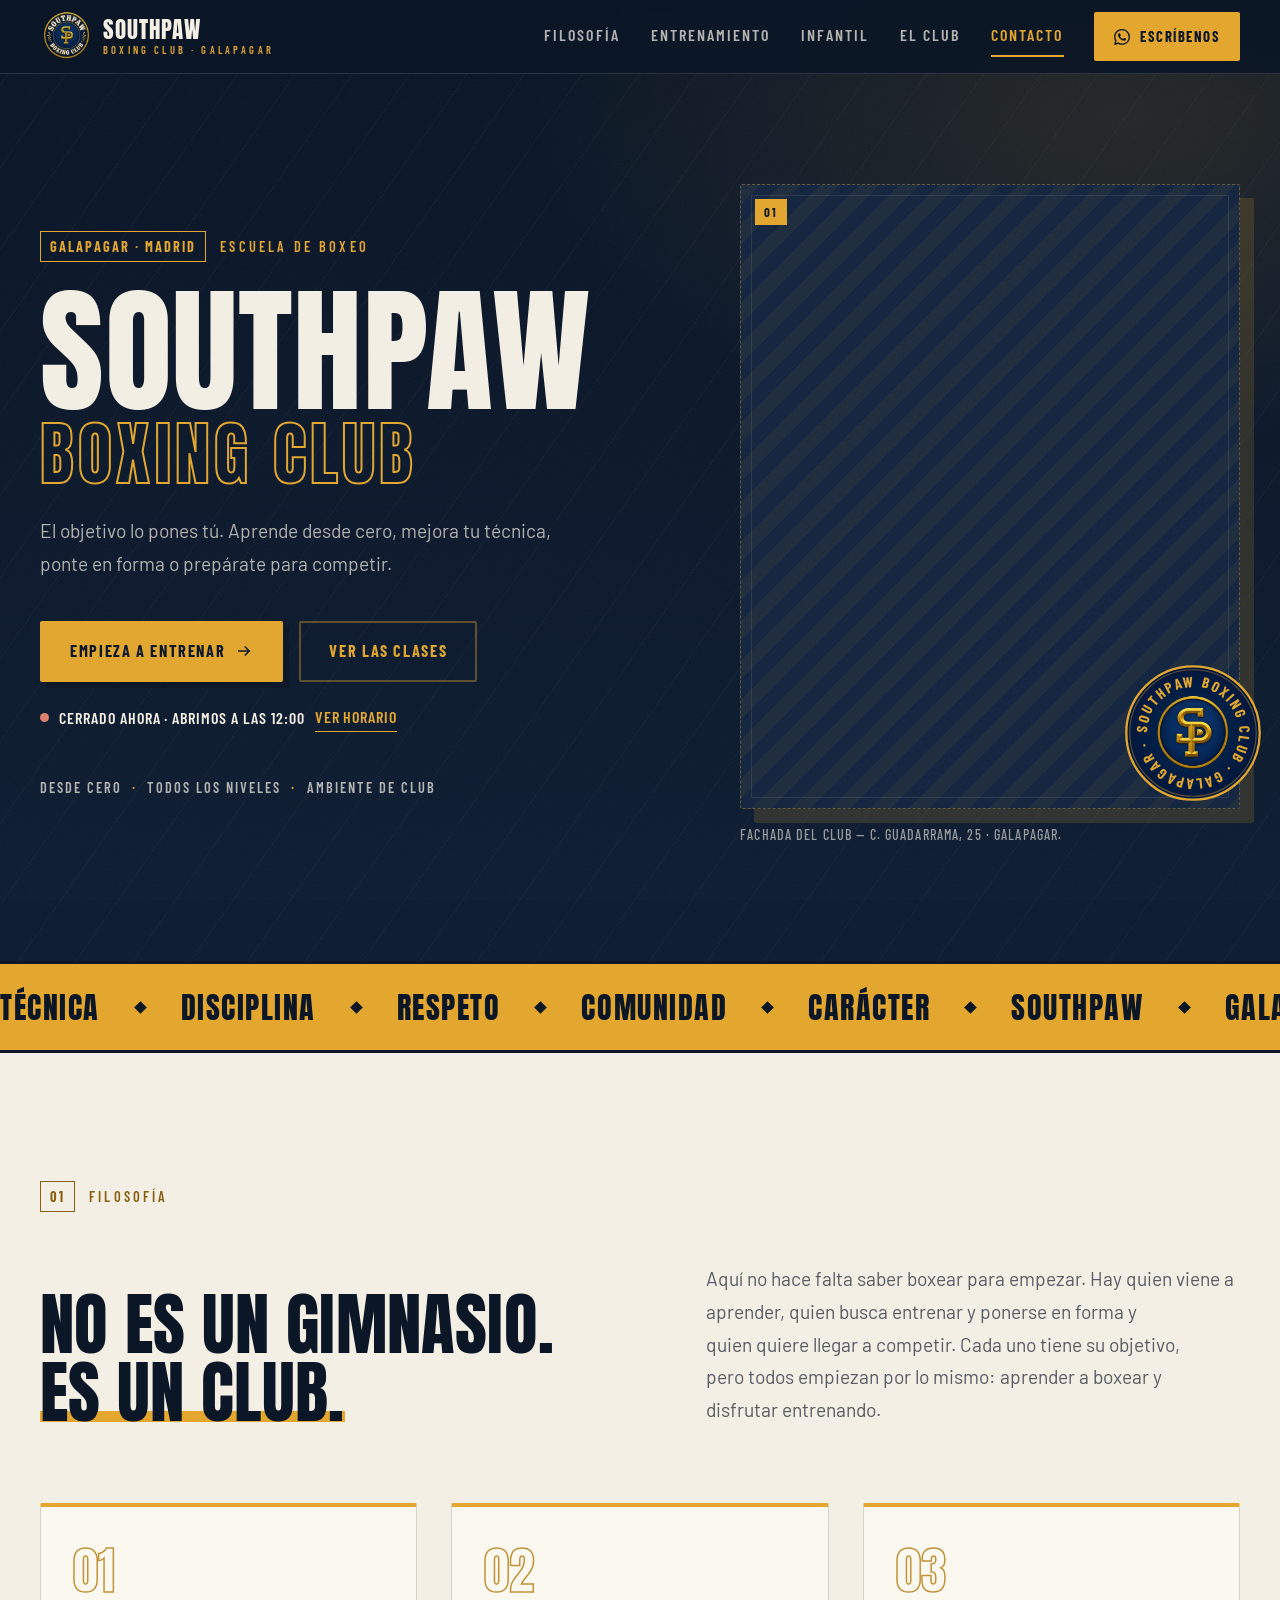
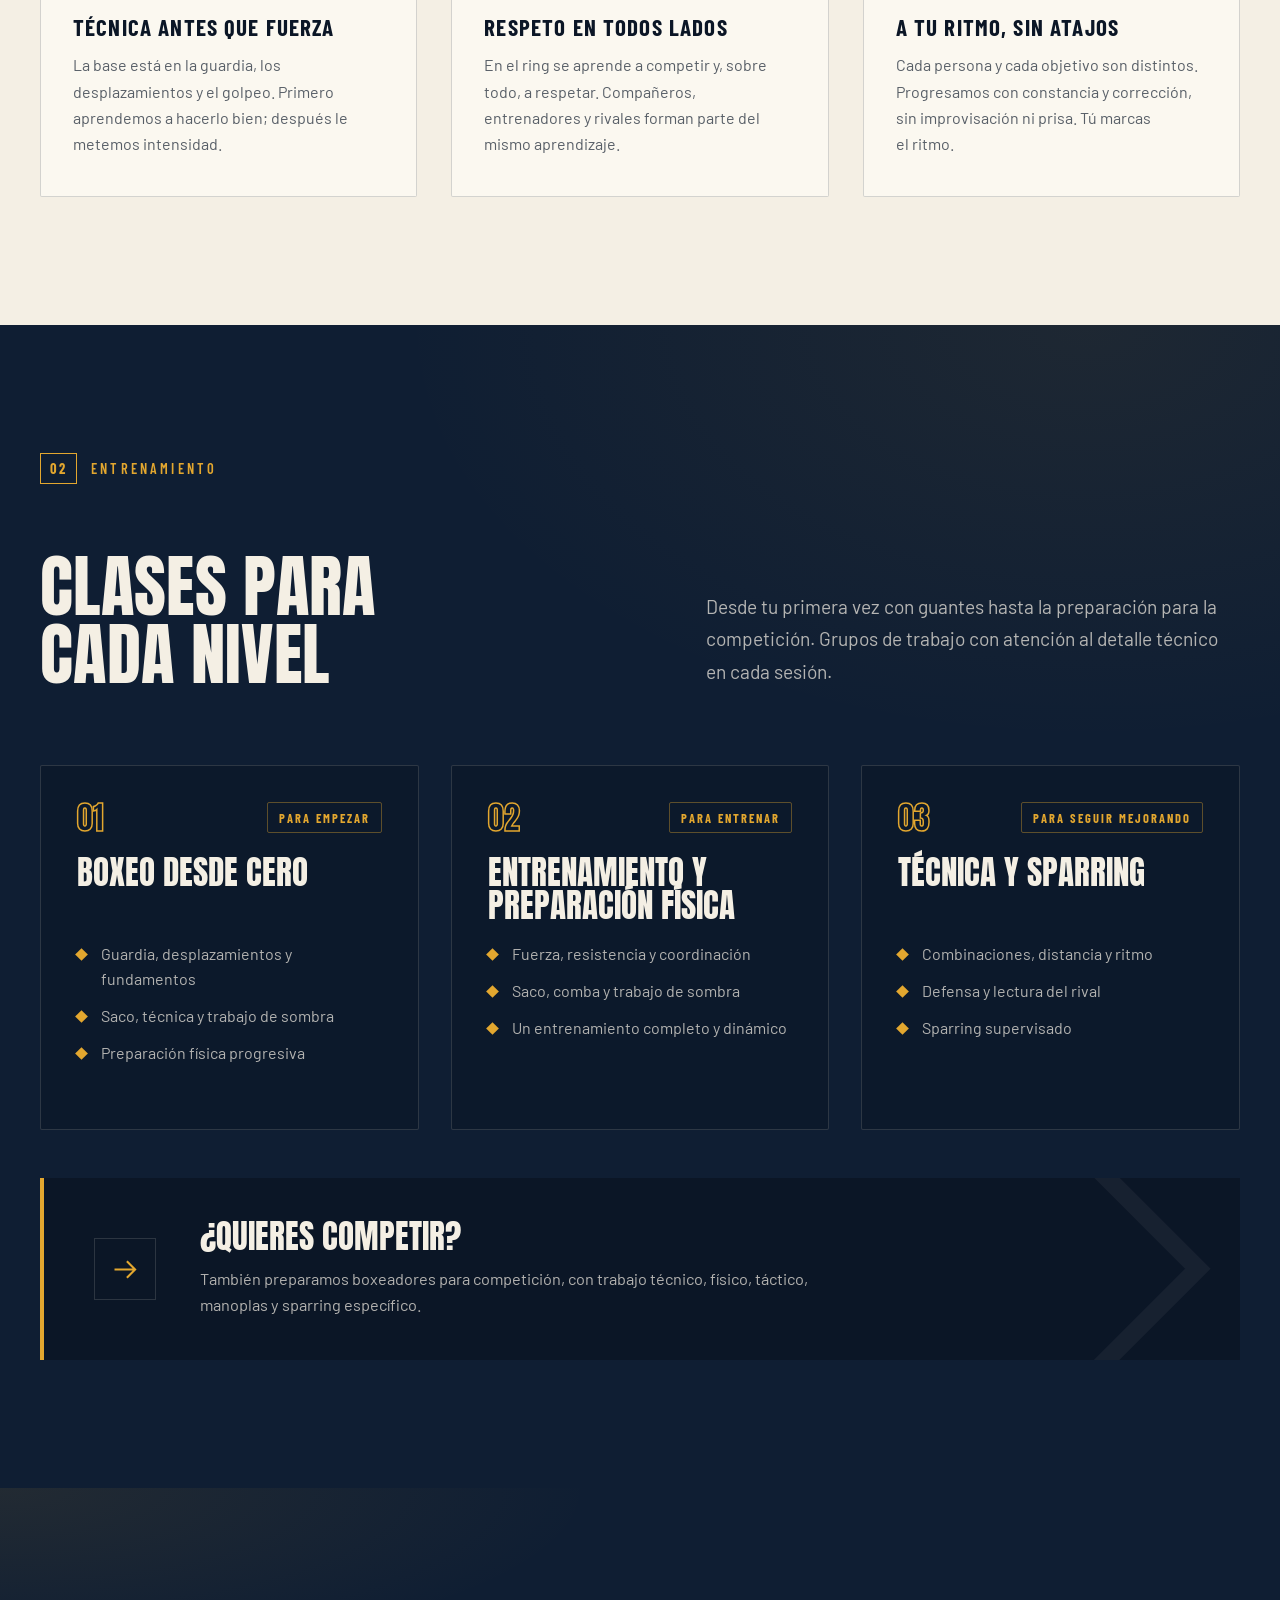
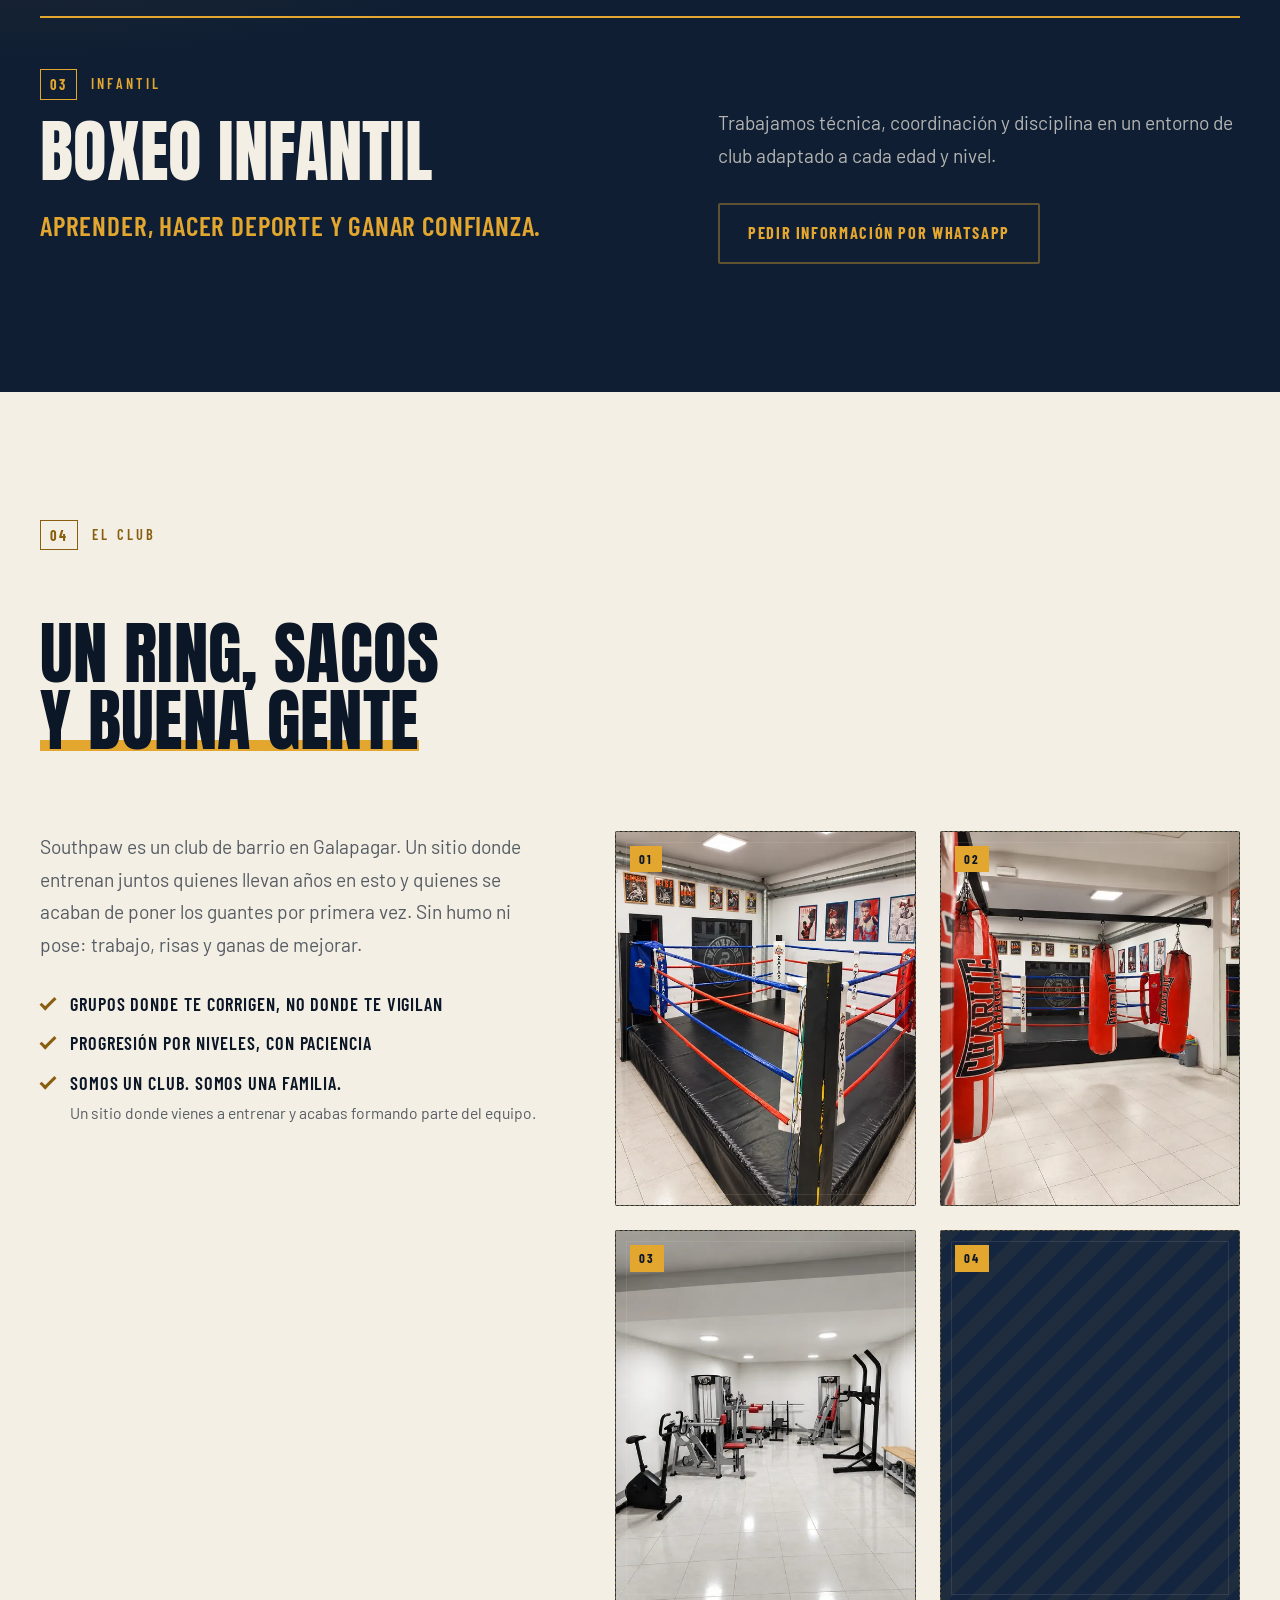
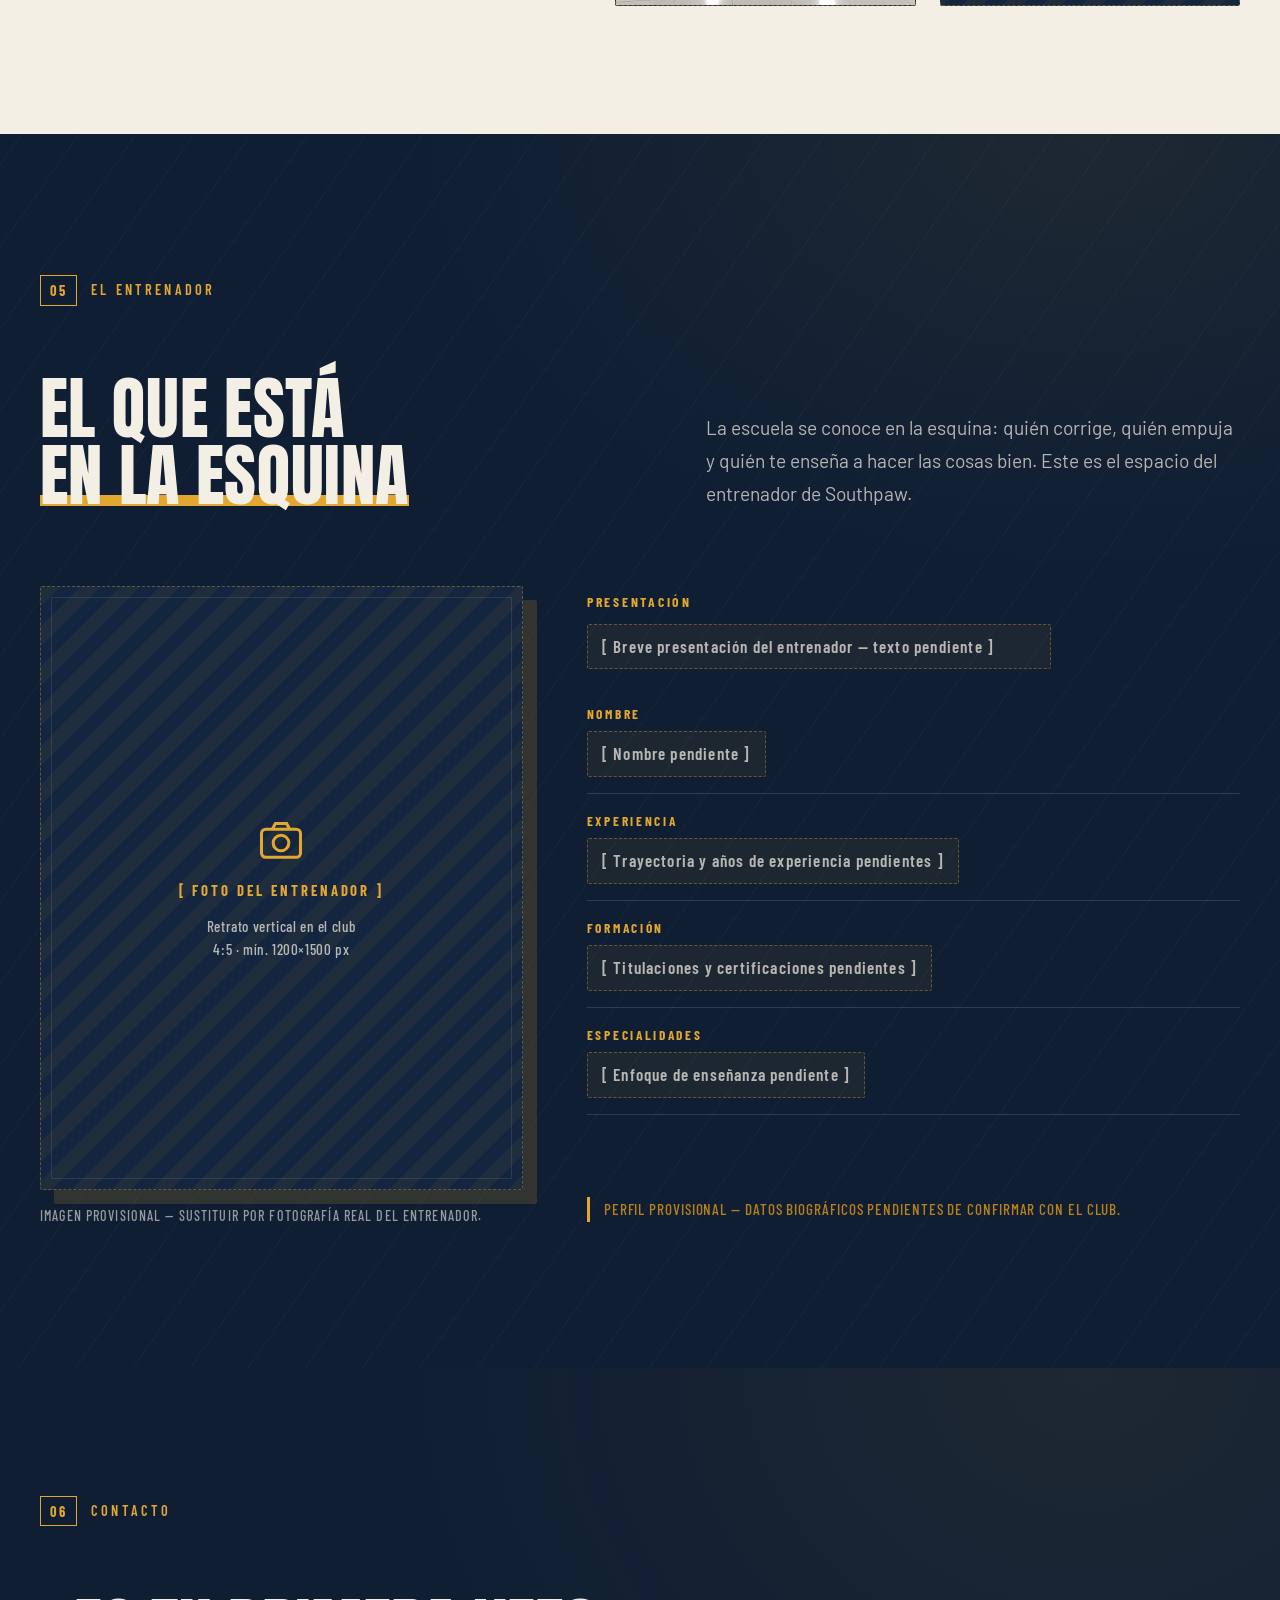
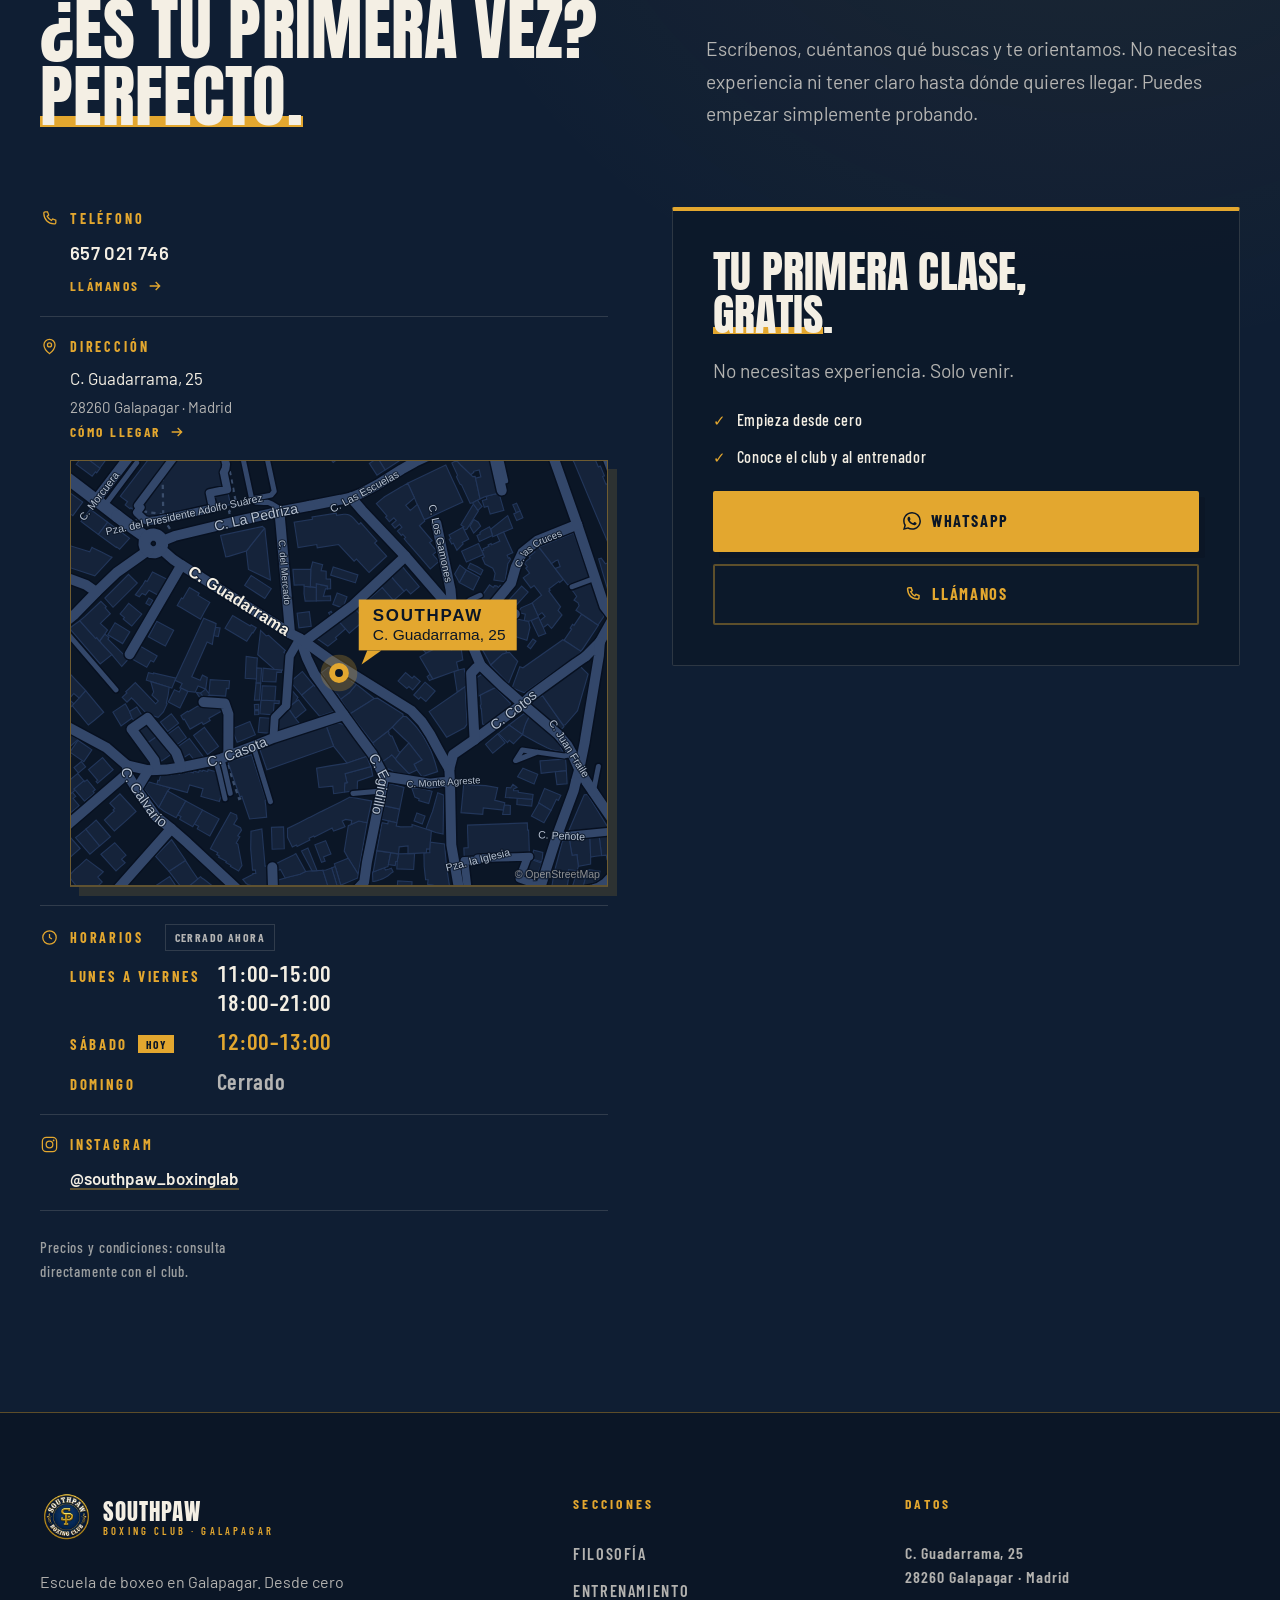
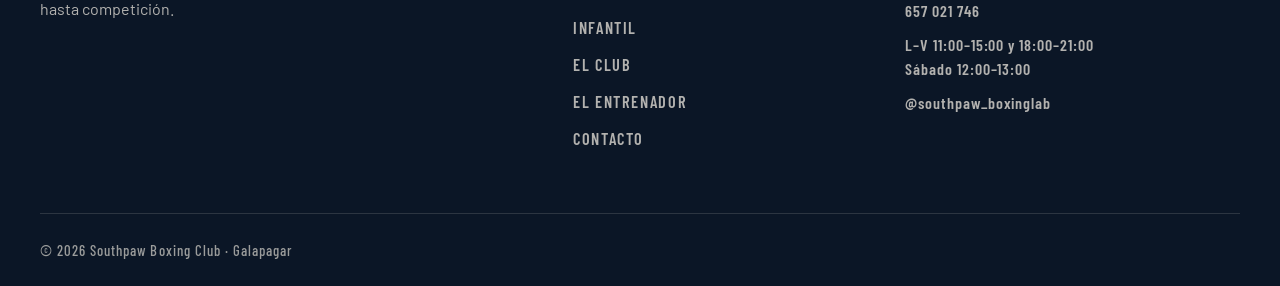
<file: index.html>
<!DOCTYPE html>
<html lang="es" class="no-js">
<head>
  <meta charset="UTF-8">
  <meta name="viewport" content="width=device-width, initial-scale=1">
  <meta name="theme-color" content="#0B1626">
  <meta name="description" content="Southpaw Boxing Club — escuela de boxeo en Galapagar. Técnica, carácter y respeto: entrenamiento para todos los niveles.">
  <title>Southpaw Boxing Club — Escuela de boxeo en Galapagar</title>

  <script>document.documentElement.classList.remove('no-js');document.documentElement.classList.add('js');</script>

  <link rel="canonical" href="https://southpaw.boxing-club.workers.dev/">
  <meta property="og:type" content="website">
  <meta property="og:locale" content="es_ES">
  <meta property="og:site_name" content="Southpaw Boxing Club">
  <meta property="og:title" content="Southpaw Boxing Club — Escuela de boxeo en Galapagar">
  <meta property="og:description" content="Técnica, carácter y respeto. Boxeo para todos los niveles e infantil en Galapagar. Tu primera clase, gratis.">
  <meta property="og:url" content="https://southpaw.boxing-club.workers.dev/">
  <meta property="og:image" content="https://southpaw.boxing-club.workers.dev/share.jpg">
  <meta property="og:image:width" content="1200">
  <meta property="og:image:height" content="630">
  <meta property="og:image:alt" content="Fachada del Southpaw Boxing Club en Galapagar">
  <meta name="twitter:card" content="summary_large_image">

  <link rel="icon" type="image/png" href="/favicon.png">
  <link rel="apple-touch-icon" href="/apple-touch-icon.png">

  <link rel="preload" href="/assets/fonts/anton-latin-400-normal.woff2" as="font" type="font/woff2" crossorigin>
  <link rel="preload" href="/assets/fonts/barlow-condensed-latin-600-normal.woff2" as="font" type="font/woff2" crossorigin>
  <link rel="preload" as="image" href="/assets/fachada-760.webp" media="(max-width: 640px)" fetchpriority="high">
  <link rel="preload" as="image" href="/assets/fachada-1122.webp" imagesrcset="/assets/fachada-560.webp 560w, /assets/fachada-760.webp 760w, /assets/fachada-1122.webp 1122w" imagesizes="45vw" media="(min-width: 641px)" fetchpriority="high">
  <link rel="stylesheet" href="/styles.css?v=20261125h">

  <script type="application/ld+json">
  {
    "@context": "https://schema.org",
    "@type": "ExerciseGym",
    "@id": "https://southpaw.boxing-club.workers.dev/#club",
    "name": "Southpaw Boxing Club",
    "description": "Escuela de boxeo en Galapagar: iniciación, técnica, sparring, preparación física y boxeo infantil.",
    "url": "https://southpaw.boxing-club.workers.dev/",
    "image": "https://southpaw.boxing-club.workers.dev/share.jpg",
    "logo": "https://southpaw.boxing-club.workers.dev/assets/logo-640.webp",
    "sameAs": ["https://www.instagram.com/southpaw_boxinglab"],
    "telephone": "+34 657 02 17 46",
    "address": {
      "@type": "PostalAddress",
      "streetAddress": "C. Guadarrama, 25",
      "postalCode": "28260",
      "addressLocality": "Galapagar",
      "addressRegion": "Madrid",
      "addressCountry": "ES"
    },
    "openingHoursSpecification": [
      { "@type": "OpeningHoursSpecification", "dayOfWeek": ["Monday","Tuesday","Wednesday","Thursday","Friday"], "opens": "11:00", "closes": "15:00" },
      { "@type": "OpeningHoursSpecification", "dayOfWeek": ["Monday","Tuesday","Wednesday","Thursday","Friday"], "opens": "18:00", "closes": "21:00" },
      { "@type": "OpeningHoursSpecification", "dayOfWeek": "Saturday", "opens": "12:00", "closes": "13:00" }
    ]
  }
  </script>
</head>
<body>

  <!-- ============================================================
       CONTENIDO PENDIENTE — sección del entrenador:
       nombre, presentación, experiencia, formación, especialidades
       y fotografía definitiva.
       ============================================================ -->

  <a class="skip-link" href="#inicio">Saltar al contenido</a>

  <!-- ======================= HEADER ======================= -->
  <header class="site-header" id="site-header">
    <div class="container header__inner">

      <a class="brand" href="#inicio" aria-label="Southpaw Boxing Club · Galapagar — inicio">
        <span class="brand__mark brand__mark--logo">
          <img src="assets/logo-160.webp" srcset="assets/logo-160.webp 160w, assets/logo-320.webp 320w" sizes="51px" alt="Southpaw Boxing Club" width="160" height="162">
        </span>
        <span class="brand__text">
          <span class="brand__name">Southpaw</span>
          <span class="brand__sub">Boxing Club · Galapagar</span>
        </span>
      </a>

      <button class="nav__burger" id="nav-burger" aria-label="Abrir menú" aria-expanded="false" aria-controls="nav-menu">
        <span></span><span></span><span></span>
      </button>

      <nav class="nav__menu" id="nav-menu" aria-label="Navegación principal">
        <a class="nav__link" href="#filosofia">Filosofía</a>
        <a class="nav__link" href="#clases">Entrenamiento</a>
        <a class="nav__link" href="#infantil">Infantil</a>
        <a class="nav__link" href="#club">El club</a>
        <a class="nav__link" href="#contacto">Contacto</a>
        <a class="btn btn--primary btn--sm nav__cta" href="https://wa.me/34657021746?text=Hola%2C%20quer%C3%ADa%20informaci%C3%B3n%20sobre%20las%20clases%20de%20Boxeo." target="_blank" rel="noopener">
          <svg class="btn__icon btn__icon--wa" viewBox="0 0 24 24" aria-hidden="true" fill="currentColor"><path d="M17.472 14.382c-.297-.149-1.758-.867-2.03-.967-.273-.099-.471-.148-.67.15-.197.297-.767.966-.94 1.164-.173.199-.347.223-.644.075-.297-.15-1.255-.463-2.39-1.475-.883-.788-1.48-1.761-1.653-2.059-.173-.297-.018-.458.13-.606.134-.133.298-.347.446-.52.149-.174.198-.298.298-.497.099-.198.05-.371-.025-.52-.075-.149-.669-1.612-.916-2.207-.242-.579-.487-.5-.669-.51-.173-.008-.371-.01-.57-.01-.198 0-.52.074-.792.372-.272.297-1.04 1.016-1.04 2.479 0 1.462 1.065 2.875 1.213 3.074.149.198 2.096 3.2 5.077 4.487.709.306 1.262.489 1.694.625.712.227 1.36.195 1.871.118.571-.085 1.758-.719 2.006-1.413.248-.694.248-1.289.173-1.413-.074-.124-.272-.198-.57-.347m-5.421 7.403h-.004a9.87 9.87 0 01-5.031-1.378l-.361-.214-3.741.982.998-3.648-.235-.374a9.86 9.86 0 01-1.51-5.26c.001-5.45 4.436-9.884 9.888-9.884 2.64 0 5.122 1.03 6.988 2.898a9.825 9.825 0 012.893 6.994c-.003 5.45-4.437 9.884-9.885 9.884m8.413-18.297A11.815 11.815 0 0012.05 0C5.495 0 .16 5.335.157 11.892c0 2.096.547 4.142 1.588 5.945L.057 24l6.305-1.654a11.882 11.882 0 005.683 1.448h.005c6.554 0 11.89-5.335 11.893-11.893a11.821 11.821 0 00-3.48-8.413z"/></svg>
          Escríbenos
        </a>
      </nav>

    </div>
  </header>

  <main id="inicio">

    <!-- ======================= HERO ======================= -->
    <section class="hero">
      <div class="container hero__grid">

        <div class="hero__copy">
          <p class="eyebrow hero__eyebrow reveal"><span class="eyebrow__num">Galapagar · Madrid</span> Escuela de boxeo</p>

          <h1 class="hero__title reveal" style="--d:.06s">
            <span class="hero__title-main">Southpaw</span>
            <span class="hero__title-outline">Boxing Club</span>
          </h1>

          <p class="hero__lead reveal" style="--d:.14s">
            El objetivo lo pones tú. Aprende desde cero, mejora tu técnica,
            ponte en forma o prepárate para competir.
          </p>

          <div class="hero__actions reveal" style="--d:.2s">
            <a class="btn btn--primary" href="https://wa.me/34657021746?text=Hola%2C%20me%20gustar%C3%ADa%20reservar%20mi%20primera%20clase%20gratis." target="_blank" rel="noopener">
              Empieza a entrenar
              <svg class="btn__icon" viewBox="0 0 24 24" aria-hidden="true" fill="none" stroke="currentColor" stroke-width="2"><path d="M4 12h15M13 6l6 6-6 6"/></svg>
            </a>
            <a class="btn btn--ghost" href="#clases">Ver las clases</a>
          </div>

          <p class="hero__open reveal" style="--d:.24s"><span class="open-dot" aria-hidden="true"></span><span data-open-now>Consulta nuestro horario</span> <a href="#horarios">Ver horario</a></p>

          <ul class="hero__chips reveal" style="--d:.26s">
            <li>Desde cero</li>
            <li>Todos los niveles</li>
            <li>Ambiente de club</li>
          </ul>
        </div>

        <figure class="hero__figure reveal" style="--d:.18s">
          <div class="photo-frame photo-frame--hero">
            <span class="photo-frame__idx" aria-hidden="true">01</span>
            <img class="photo-frame__img" src="assets/fachada-1122.webp" srcset="assets/fachada-560.webp 560w, assets/fachada-760.webp 760w, assets/fachada-1122.webp 1122w" sizes="(max-width: 767px) 60vw, 45vw" width="1122" height="1402"
                 alt="Fachada del Southpaw Boxing Club en C. Guadarrama, 25, Galapagar"
                 loading="eager" decoding="async" fetchpriority="high">
          </div>

          <div class="seal" aria-hidden="true">
            <svg class="seal__svg" viewBox="0 0 120 120" focusable="false">
              <defs>
                <path id="sealPath" d="M60,60 m-40,0 a40,40 0 1,1 80,0 a40,40 0 1,1 -80,0"/>
                <radialGradient id="sealBg" cx="50%" cy="50%" r="50%">
                  <stop offset="0" stop-color="#0f3a72"/>
                  <stop offset="0.53" stop-color="#011f47"/>
                  <stop offset="1" stop-color="#001439"/>
                </radialGradient>
              </defs>
              <circle cx="60" cy="60" r="58" class="seal__disc"/>
              <circle cx="60" cy="60" r="55" class="seal__ring-line"/>
              <g class="seal__ring">
                <text class="seal__text">
                  <textPath href="#sealPath" startOffset="0">SOUTHPAW BOXING CLUB · GALAPAGAR ·&#160;</textPath>
                </text>
              </g>
              <image class="seal__sp" href="assets/logosimple.png" x="20" y="20" width="80" height="80"/>
            </svg>
          </div>

          <figcaption>Fachada del club — C. Guadarrama, 25 · Galapagar.</figcaption>
        </figure>

      </div>
    </section>

    <!-- ======================= MARQUEE ======================= -->
    <div class="marquee" aria-hidden="true">
      <div class="marquee__track">
        <div class="marquee__group">
          <span>Técnica</span><i class="marquee__dot"></i>
          <span>Disciplina</span><i class="marquee__dot"></i>
          <span>Respeto</span><i class="marquee__dot"></i>
          <span>Comunidad</span><i class="marquee__dot"></i>
          <span>Carácter</span><i class="marquee__dot"></i>
          <span>Southpaw</span><i class="marquee__dot"></i>
          <span>Galapagar</span><i class="marquee__dot"></i>
          <span>Boxeo</span><i class="marquee__dot"></i>
          <span>Tradición</span><i class="marquee__dot"></i>
          <span>Esfuerzo</span><i class="marquee__dot"></i>
          <span>Enfoque</span><i class="marquee__dot"></i>
          <span>Ring</span><i class="marquee__dot"></i>
        </div>
        <div class="marquee__group">
          <span>Técnica</span><i class="marquee__dot"></i>
          <span>Disciplina</span><i class="marquee__dot"></i>
          <span>Respeto</span><i class="marquee__dot"></i>
          <span>Comunidad</span><i class="marquee__dot"></i>
          <span>Carácter</span><i class="marquee__dot"></i>
          <span>Southpaw</span><i class="marquee__dot"></i>
          <span>Galapagar</span><i class="marquee__dot"></i>
          <span>Boxeo</span><i class="marquee__dot"></i>
          <span>Tradición</span><i class="marquee__dot"></i>
          <span>Esfuerzo</span><i class="marquee__dot"></i>
          <span>Enfoque</span><i class="marquee__dot"></i>
          <span>Ring</span><i class="marquee__dot"></i>
        </div>
      </div>
    </div>

    <!-- ======================= 01 · FILOSOFÍA ======================= -->
    <section class="section section--cream" id="filosofia">
      <div class="container">

        <header class="section-head">
          <p class="eyebrow reveal"><span class="eyebrow__num">01</span> Filosofía</p>
          <h2 class="section-title reveal" style="--d:.05s">No es un gimnasio.<br><span class="u-mark">Es un club.</span></h2>
          <p class="section-lead reveal" style="--d:.1s">
            Aquí no hace falta saber boxear para empezar. Hay quien viene a aprender,
            quien busca entrenar y ponerse en forma y quien quiere llegar a competir.
            Cada uno tiene su objetivo, pero todos empiezan por lo mismo: aprender a
            boxear y disfrutar entrenando.
          </p>
        </header>

        <ol class="principles">
          <li class="principle reveal">
            <span class="principle__num" aria-hidden="true">01</span>
            <h3 class="principle__title">Técnica antes que fuerza</h3>
            <p>La base está en la guardia, los desplazamientos y el golpeo. Primero
               aprendemos a hacerlo bien; después le metemos intensidad.</p>
          </li>
          <li class="principle reveal" style="--d:.1s">
            <span class="principle__num" aria-hidden="true">02</span>
            <h3 class="principle__title">Respeto en todos lados</h3>
            <p>En el ring se aprende a competir y, sobre todo, a respetar. Compañeros,
               entrenadores y rivales forman parte del mismo aprendizaje.</p>
          </li>
          <li class="principle reveal" style="--d:.2s">
            <span class="principle__num" aria-hidden="true">03</span>
            <h3 class="principle__title">A tu ritmo, sin atajos</h3>
            <p>Cada persona y cada objetivo son distintos. Progresamos con constancia y
               corrección, sin improvisación ni prisa. Tú marcas el ritmo.</p>
          </li>
        </ol>

      </div>
    </section>

    <!-- ======================= 02 · ENTRENAMIENTO ======================= -->
    <section class="section section--navy" id="clases">
      <div class="container">

        <header class="section-head">
          <p class="eyebrow reveal"><span class="eyebrow__num">02</span> Entrenamiento</p>
          <h2 class="section-title reveal" style="--d:.05s">Clases para<br>cada nivel</h2>
          <p class="section-lead reveal" style="--d:.1s">
            Desde tu primera vez con guantes hasta la preparación para la competición.
            Grupos de trabajo con atención al detalle técnico en cada sesión.
          </p>
        </header>

        <div class="class-grid">

          <article class="class-card reveal">
            <div class="class-card__top">
              <span class="class-card__idx" aria-hidden="true">01</span>
              <span class="chip">Para empezar</span>
            </div>
            <h3 class="class-card__title">Boxeo desde cero</h3>
            <ul class="class-card__list">
              <li>Guardia, desplazamientos y fundamentos</li>
              <li>Saco, técnica y trabajo de sombra</li>
              <li>Preparación física progresiva</li>
            </ul>
          </article>

          <article class="class-card reveal" style="--d:.1s">
            <div class="class-card__top">
              <span class="class-card__idx" aria-hidden="true">02</span>
              <span class="chip">Para entrenar</span>
            </div>
            <h3 class="class-card__title">Entrenamiento y preparación física</h3>
            <ul class="class-card__list">
              <li>Fuerza, resistencia y coordinación</li>
              <li>Saco, comba y trabajo de sombra</li>
              <li>Un entrenamiento completo y dinámico</li>
            </ul>
          </article>

          <article class="class-card reveal" style="--d:.2s">
            <div class="class-card__top">
              <span class="class-card__idx" aria-hidden="true">03</span>
              <span class="chip">Para seguir mejorando</span>
            </div>
            <h3 class="class-card__title">Técnica y sparring</h3>
            <ul class="class-card__list">
              <li>Combinaciones, distancia y ritmo</li>
              <li>Defensa y lectura del rival</li>
              <li>Sparring supervisado</li>
            </ul>
          </article>

        </div>

        <aside class="compete reveal" aria-label="Competición">
          <span class="compete__arrow" aria-hidden="true">
            <svg viewBox="0 0 24 24" fill="none" stroke="currentColor" stroke-width="1.5"><path d="M4 12h15M13 6l6 6-6 6"/></svg>
          </span>
          <div class="compete__body">
            <h3 class="compete__title">¿Quieres competir?</h3>
            <p class="compete__text">
              También preparamos boxeadores para competición, con trabajo
              técnico, físico, táctico, manoplas y sparring específico.
            </p>
          </div>
        </aside>

      </div>
    </section>

    <!-- ======================= 03 · BOXEO INFANTIL ======================= -->
    <section class="section section--youth" id="infantil">
      <div class="container">
        <div class="youth">
          <div class="youth__intro">
            <p class="eyebrow reveal"><span class="eyebrow__num">03</span> Infantil</p>
            <h2 class="youth__title reveal" style="--d:.05s">Boxeo infantil</h2>
            <p class="youth__subtitle reveal" style="--d:.1s">Aprender, hacer deporte y ganar confianza.</p>
          </div>
          <div class="youth__body reveal" style="--d:.15s">
            <p class="youth__text">
              Trabajamos técnica, coordinación y disciplina en un entorno de club
              adaptado a cada edad y nivel.
            </p>
            <a class="btn btn--ghost youth__cta" href="https://wa.me/34657021746?text=Hola%2C%20quer%C3%ADa%20informaci%C3%B3n%20sobre%20boxeo%20infantil%20para%20mi%20hijo%2Fa%20de%20__%20a%C3%B1os." target="_blank" rel="noopener">Pedir información por WhatsApp</a>
          </div>
        </div>
      </div>
    </section>

    <!-- ======================= 04 · EL CLUB ======================= -->
    <section class="section section--cream" id="club">
      <div class="container">

        <header class="section-head">
          <p class="eyebrow reveal"><span class="eyebrow__num">04</span> El club</p>
          <h2 class="section-title reveal" style="--d:.05s">Un ring, sacos<br><span class="u-mark">y buena gente</span></h2>
        </header>

        <div class="club-grid">
          <div class="club-copy reveal">
            <p class="section-lead section-lead--flush">
              Southpaw es un club de barrio en Galapagar. Un sitio donde entrenan
              juntos quienes llevan años en esto y quienes se acaban de poner los
              guantes por primera vez. Sin humo ni pose: trabajo, risas y ganas de
              mejorar.
            </p>
            <ul class="club-points">
              <li>Grupos donde te corrigen, no donde te vigilan</li>
              <li>Progresión por niveles, con paciencia</li>
              <li class="club-points__item">
                <span class="club-points__title">Somos un club. Somos una familia.</span>
                <span class="club-points__text">Un sitio donde vienes a entrenar y acabas formando parte del equipo.</span>
              </li>
            </ul>
          </div>

          <div class="club-gallery">
            <div class="photo-frame reveal">
              <span class="photo-frame__idx" aria-hidden="true">01</span>
              <img class="photo-frame__img" src="assets/ring-1122.webp" srcset="assets/ring-560.webp 560w, assets/ring-1122.webp 1122w" sizes="(max-width: 767px) 46vw, 24vw" width="1122" height="1402"
                   alt="Ring del Southpaw Boxing Club" loading="lazy" decoding="async">
            </div>
            <div class="photo-frame reveal" style="--d:.08s">
              <span class="photo-frame__idx" aria-hidden="true">02</span>
              <img class="photo-frame__img" src="assets/sacos-1122.webp" srcset="assets/sacos-560.webp 560w, assets/sacos-1122.webp 1122w" sizes="(max-width: 767px) 46vw, 24vw" width="1122" height="1402"
                   alt="Zona de sacos del Southpaw Boxing Club" loading="lazy" decoding="async">
            </div>
            <div class="photo-frame reveal" style="--d:.16s">
              <span class="photo-frame__idx" aria-hidden="true">03</span>
              <img class="photo-frame__img" src="assets/maquinas-1122.webp" srcset="assets/maquinas-560.webp 560w, assets/maquinas-1122.webp 1122w" sizes="(max-width: 767px) 46vw, 24vw" width="1122" height="1402"
                   alt="Zona de máquinas del Southpaw Boxing Club" loading="lazy" decoding="async">
            </div>
            <div class="photo-frame reveal" style="--d:.24s">
              <span class="photo-frame__idx" aria-hidden="true">04</span>
              <img class="photo-frame__img" src="assets/vestuarios-1122.webp" srcset="assets/vestuarios-560.webp 560w, assets/vestuarios-1122.webp 1122w" sizes="(max-width: 767px) 46vw, 24vw" width="1122" height="1402"
                   alt="Vestuarios del Southpaw Boxing Club" loading="lazy" decoding="async">
            </div>
          </div>
        </div>

      </div>
    </section>

    <!-- ======================= 05 · EL ENTRENADOR ======================= -->
    <section class="section section--navy section--trainer" id="entrenador">
      <div class="container">

        <header class="section-head">
          <p class="eyebrow reveal"><span class="eyebrow__num">05</span> El entrenador</p>
          <h2 class="section-title reveal" style="--d:.05s">El que está<br><span class="u-mark">en la esquina</span></h2>
          <p class="section-lead reveal" style="--d:.1s">
            La escuela se conoce en la esquina: quién corrige, quién empuja y quién te
            enseña a hacer las cosas bien. Este es el espacio del entrenador de Southpaw.
          </p>
        </header>

        <div class="trainer-grid">

          <figure class="trainer__figure reveal" style="--d:.15s">
            <!-- FOTO PENDIENTE: sustituir .photo-frame--trainer por <img> real.
                 Especificaciones: retrato vertical 4:5 · mín. 1200x1500 px · JPG o WebP -->
            <div class="photo-frame photo-frame--trainer">
              <svg class="photo-frame__icon" viewBox="0 0 24 24" aria-hidden="true" fill="none" stroke="currentColor" stroke-width="1.4">
                <rect x="3" y="7" width="18" height="13" rx="2"/>
                <path d="M8 7l1.4-2.6h5.2L16 7"/>
                <circle cx="12" cy="13.4" r="3.6"/>
              </svg>
              <span class="photo-frame__tag">[ Foto del entrenador ]</span>
              <p class="photo-frame__hint">Retrato vertical en el club<br>4:5 · mín. 1200×1500 px</p>
            </div>
            <figcaption>Imagen provisional — sustituir por fotografía real del entrenador.</figcaption>
          </figure>

          <div class="trainer__body reveal" style="--d:.2s">
            <div class="trainer-present">
              <p class="trainer-present__label">Presentación</p>
              <p class="slot slot--block">[ Breve presentación del entrenador — texto pendiente ]</p>
            </div>

            <dl class="trainer-data">
              <div class="info-row">
                <dt>Nombre</dt>
                <dd><span class="slot">[ Nombre pendiente ]</span></dd>
              </div>
              <div class="info-row">
                <dt>Experiencia</dt>
                <dd><span class="slot">[ Trayectoria y años de experiencia pendientes ]</span></dd>
              </div>
              <div class="info-row">
                <dt>Formación</dt>
                <dd><span class="slot">[ Titulaciones y certificaciones pendientes ]</span></dd>
              </div>
              <div class="info-row">
                <dt>Especialidades</dt>
                <dd><span class="slot">[ Enfoque de enseñanza pendiente ]</span></dd>
              </div>
            </dl>

            <p class="footnote reveal">Perfil provisional — datos biográficos pendientes de confirmar con el club.</p>
          </div>

        </div>

      </div>
    </section>

    <!-- ======================= 06 · CONTACTO ======================= -->
    <section class="section section--navy" id="contacto">
      <div class="container">

        <header class="section-head">
          <p class="eyebrow reveal"><span class="eyebrow__num">06</span> Contacto</p>
          <h2 class="section-title reveal" style="--d:.05s">¿Es tu primera vez?<br><span class="u-mark">Perfecto.</span></h2>
          <p class="section-lead reveal" style="--d:.1s">
            Escríbenos, cuéntanos qué buscas y te orientamos. No necesitas experiencia
            ni tener claro hasta dónde quieres llegar. Puedes empezar simplemente
            probando.
          </p>
        </header>

        <div class="contact-grid">

          <div class="contact-info reveal">

            <dl class="info-list">

              <div class="info-row info-row--whatsapp">
                <dt>
                  <svg class="info-row__icon" viewBox="0 0 24 24" aria-hidden="true" fill="none" stroke="currentColor" stroke-width="1.6">
                    <path d="M6.5 3.5h3l1.5 4-2 1.5a12 12 0 0 0 5.5 5.5l1.5-2 4 1.5v3c0 1-.8 1.8-1.8 1.7C10.4 18.9 5.1 13.6 4.8 5.3 4.7 4.3 5.5 3.5 6.5 3.5z"/>
                  </svg>
                  Teléfono
                </dt>
                <dd>
                  <span class="info-row__value">657 021 746</span>
                  <span class="info-row__cta">Llámanos
                    <svg viewBox="0 0 24 24" aria-hidden="true" fill="none" stroke="currentColor" stroke-width="2"><path d="M4 12h15M13 6l6 6-6 6"/></svg>
                  </span>
                  <a class="info-row__link" href="tel:+34657021746" aria-label="Llámanos al 657 021 746"></a>
                </dd>
              </div>

              <div class="info-row">
                <dt>
                  <svg class="info-row__icon" viewBox="0 0 24 24" aria-hidden="true" fill="none" stroke="currentColor" stroke-width="1.6">
                    <path d="M12 21s7-5.6 7-11a7 7 0 1 0-14 0c0 5.4 7 11 7 11z"/>
                    <circle cx="12" cy="10" r="2.6"/>
                  </svg>
                  Dirección
                </dt>
                <dd>
                  <a class="address address--link" href="https://www.google.com/maps/dir/?api=1&amp;destination=C.%20Guadarrama%2C%2025%2C%2028260%20Galapagar%2C%20Madrid" target="_blank" rel="noopener">
                    <span class="address__street">C. Guadarrama, 25</span>
                    <span class="address__line">28260 Galapagar · Madrid</span>
                    <span class="address__cta">Cómo llegar
                      <svg viewBox="0 0 24 24" aria-hidden="true" fill="none" stroke="currentColor" stroke-width="2"><path d="M4 12h15M13 6l6 6-6 6"/></svg>
                    </span>
                  </a>
                  <!-- DEMO · mapa estático (OpenStreetMap, ODbL) con la estética del club -->
                  <a class="map-static" href="https://www.google.com/maps/dir/?api=1&amp;destination=C.%20Guadarrama%2C%2025%2C%2028260%20Galapagar%2C%20Madrid" target="_blank" rel="noopener" aria-label="Ver C. Guadarrama, 25 en el mapa">
                    <img src="assets/mapa.svg" width="380" height="300" alt="Mapa de la zona con la ubicación del club en C. Guadarrama, 25" loading="lazy" decoding="async">
                  </a>
                </dd>
              </div>

              <div class="info-row" id="horarios">
                <dt>
                  <svg class="info-row__icon" viewBox="0 0 24 24" aria-hidden="true" fill="none" stroke="currentColor" stroke-width="1.6">
                    <circle cx="12" cy="12" r="8.5"/>
                    <path d="M12 7.5V12l3 2"/>
                  </svg>
                  Horarios
                  <span class="open-badge" data-open-badge hidden></span>
                </dt>
                <dd>
                  <ul class="schedule">
                    <li data-days="1,2,3,4,5"><span class="schedule__day">Lunes a viernes</span><span class="schedule__time">11:00–15:00<br>18:00–21:00</span></li>
                    <li data-days="6"><span class="schedule__day">Sábado</span><span class="schedule__time">12:00–13:00</span></li>
                    <li data-days="0"><span class="schedule__day">Domingo</span><span class="schedule__time schedule__time--closed">Cerrado</span></li>
                  </ul>
                </dd>
              </div>

              <div class="info-row">
                <dt>
                  <svg class="info-row__icon" viewBox="0 0 24 24" aria-hidden="true" fill="none" stroke="currentColor" stroke-width="1.6">
                    <rect x="3" y="3" width="18" height="18" rx="5"/>
                    <circle cx="12" cy="12" r="4.2"/>
                    <circle cx="17.2" cy="6.8" r="1.1" fill="currentColor" stroke="none"/>
                  </svg>
                  Instagram
                </dt>
                <dd><a class="contact-link" href="https://www.instagram.com/southpaw_boxinglab" target="_blank" rel="noopener">@southpaw_boxinglab</a></dd>
              </div>

            </dl>

            <p class="contact-note">Precios y condiciones: consulta directamente con el club.</p>

          </div>

          <div class="contact-promo reveal" style="--d:.1s">
            <h3 class="contact-promo__title">Tu primera clase,<br><span class="u-mark">gratis</span>.</h3>
            <p class="contact-promo__lead">No necesitas experiencia. Solo venir.</p>

            <ul class="contact-promo__list">
              <li>Empieza desde cero</li>
              <li>Conoce el club y al entrenador</li>
            </ul>

            <div class="contact-actions">
              <a class="btn btn--primary" href="https://wa.me/34657021746?text=Hola%2C%20me%20gustar%C3%ADa%20reservar%20mi%20primera%20clase%20gratis." target="_blank" rel="noopener">
                <svg class="btn__icon btn__icon--wa" viewBox="0 0 24 24" aria-hidden="true" fill="currentColor"><path d="M17.472 14.382c-.297-.149-1.758-.867-2.03-.967-.273-.099-.471-.148-.67.15-.197.297-.767.966-.94 1.164-.173.199-.347.223-.644.075-.297-.15-1.255-.463-2.39-1.475-.883-.788-1.48-1.761-1.653-2.059-.173-.297-.018-.458.13-.606.134-.133.298-.347.446-.52.149-.174.198-.298.298-.497.099-.198.05-.371-.025-.52-.075-.149-.669-1.612-.916-2.207-.242-.579-.487-.5-.669-.51-.173-.008-.371-.01-.57-.01-.198 0-.52.074-.792.372-.272.297-1.04 1.016-1.04 2.479 0 1.462 1.065 2.875 1.213 3.074.149.198 2.096 3.2 5.077 4.487.709.306 1.262.489 1.694.625.712.227 1.36.195 1.871.118.571-.085 1.758-.719 2.006-1.413.248-.694.248-1.289.173-1.413-.074-.124-.272-.198-.57-.347m-5.421 7.403h-.004a9.87 9.87 0 01-5.031-1.378l-.361-.214-3.741.982.998-3.648-.235-.374a9.86 9.86 0 01-1.51-5.26c.001-5.45 4.436-9.884 9.888-9.884 2.64 0 5.122 1.03 6.988 2.898a9.825 9.825 0 012.893 6.994c-.003 5.45-4.437 9.884-9.885 9.884m8.413-18.297A11.815 11.815 0 0012.05 0C5.495 0 .16 5.335.157 11.892c0 2.096.547 4.142 1.588 5.945L.057 24l6.305-1.654a11.882 11.882 0 005.683 1.448h.005c6.554 0 11.89-5.335 11.893-11.893a11.821 11.821 0 00-3.48-8.413z"/></svg>
                WhatsApp
              </a>
              <a class="btn btn--ghost" href="tel:+34657021746">
                <svg class="btn__icon" viewBox="0 0 24 24" aria-hidden="true" fill="none" stroke="currentColor" stroke-width="2">
                  <path d="M6.5 3.5h3l1.5 4-2 1.5a12 12 0 0 0 5.5 5.5l1.5-2 4 1.5v3c0 1-.8 1.8-1.8 1.7C10.4 18.9 5.1 13.6 4.8 5.3 4.7 4.3 5.5 3.5 6.5 3.5z"/>
                </svg>
                Llámanos
              </a>
            </div>
          </div>

        </div>

      </div>
    </section>

  </main>

  <!-- ======================= FOOTER ======================= -->
  <footer class="site-footer">
    <div class="container footer__grid">

      <div class="footer__brand">
        <a class="brand" href="#inicio" aria-label="Southpaw Boxing Club · Galapagar — inicio">
          <span class="brand__mark brand__mark--logo">
            <img src="assets/logo-160.webp" srcset="assets/logo-160.webp 160w, assets/logo-320.webp 320w" sizes="51px" alt="Southpaw Boxing Club" width="160" height="162">
          </span>
          <span class="brand__text">
            <span class="brand__name">Southpaw</span>
            <span class="brand__sub">Boxing Club · Galapagar</span>
          </span>
        </a>
        <p class="footer__tagline">Escuela de boxeo en Galapagar. Desde cero hasta competición.</p>
      </div>

      <nav class="footer__nav" aria-label="Navegación del pie">
        <p class="footer__heading">Secciones</p>
        <a href="#filosofia">Filosofía</a>
        <a href="#clases">Entrenamiento</a>
        <a href="#infantil">Infantil</a>
        <a href="#club">El club</a>
        <a href="#entrenador">El entrenador</a>
        <a href="#contacto">Contacto</a>
      </nav>

      <div class="footer__data">
        <p class="footer__heading">Datos</p>
        <p class="footer__data-item">C. Guadarrama, 25<br>28260 Galapagar · Madrid</p>
        <a class="footer__data-item" href="tel:+34657021746">657 021 746</a>
        <p class="footer__data-item">L–V 11:00–15:00 y 18:00–21:00<br>Sábado 12:00–13:00</p>
        <a class="footer__data-item" href="https://www.instagram.com/southpaw_boxinglab" target="_blank" rel="noopener">@southpaw_boxinglab</a>
      </div>

    </div>

    <div class="container footer__bottom">
      <p>© 2026 Southpaw Boxing Club · Galapagar</p>
    </div>
  </footer>

  <!-- ============ WHATSAPP FÍJOSO (solo móvil, ≤860px) ============ -->
  <a class="wa-fab" href="https://wa.me/34657021746?text=Hola%2C%20me%20gustar%C3%ADa%20recibir%20informaci%C3%B3n%20sobre%20el%20club." target="_blank" rel="noopener" aria-label="Escríbenos por WhatsApp al 657 021 746">
    <svg viewBox="0 0 24 24" aria-hidden="true" fill="currentColor"><path d="M17.472 14.382c-.297-.149-1.758-.867-2.03-.967-.273-.099-.471-.148-.67.15-.197.297-.767.966-.94 1.164-.173.199-.347.223-.644.075-.297-.15-1.255-.463-2.39-1.475-.883-.788-1.48-1.761-1.653-2.059-.173-.297-.018-.458.13-.606.134-.133.298-.347.446-.52.149-.174.198-.298.298-.497.099-.198.05-.371-.025-.52-.075-.149-.669-1.612-.916-2.207-.242-.579-.487-.5-.669-.51-.173-.008-.371-.01-.57-.01-.198 0-.52.074-.792.372-.272.297-1.04 1.016-1.04 2.479 0 1.462 1.065 2.875 1.213 3.074.149.198 2.096 3.2 5.077 4.487.709.306 1.262.489 1.694.625.712.227 1.36.195 1.871.118.571-.085 1.758-.719 2.006-1.413.248-.694.248-1.289.173-1.413-.074-.124-.272-.198-.57-.347m-5.421 7.403h-.004a9.87 9.87 0 01-5.031-1.378l-.361-.214-3.741.982.998-3.648-.235-.374a9.86 9.86 0 01-1.51-5.26c.001-5.45 4.436-9.884 9.888-9.884 2.64 0 5.122 1.03 6.988 2.898a9.825 9.825 0 012.893 6.994c-.003 5.45-4.437 9.884-9.885 9.884m8.413-18.297A11.815 11.815 0 0012.05 0C5.495 0 .16 5.335.157 11.892c0 2.096.547 4.142 1.588 5.945L.057 24l6.305-1.654a11.882 11.882 0 005.683 1.448h.005c6.554 0 11.89-5.335 11.893-11.893a11.821 11.821 0 00-3.48-8.413z"/></svg>
  </a>

  <script src="/main.js?v=20261125h"></script>
  <!-- Cloudflare Web Analytics de la cuenta de Southpaw (sin cookies) -->
  <script type="module" src="https://static.cloudflareinsights.com/beacon.min.js" data-cf-beacon='{"token": "c73e4c79c997418f911c77540fdf3ba2"}'></script>
</body>
</html>
</file>
<file: styles.css>
/* Fuentes alojadas en la propia web (SIL Open Font License) */
@font-face { font-family: "Anton"; font-style: normal; font-weight: 400; font-display: swap; src: url("/assets/fonts/anton-latin-400-normal.woff2") format("woff2"); unicode-range: U+0000-00FF, U+0131, U+0152-0153, U+02BB-02BC, U+02C6, U+02DA, U+02DC, U+0304, U+0308, U+0329, U+2000-206F, U+20AC, U+2122, U+2191, U+2193, U+2212, U+2215, U+FEFF, U+FFFD; }
@font-face { font-family: "Barlow"; font-style: normal; font-weight: 400; font-display: swap; src: url("/assets/fonts/barlow-latin-400-normal.woff2") format("woff2"); unicode-range: U+0000-00FF, U+0131, U+0152-0153, U+02BB-02BC, U+02C6, U+02DA, U+02DC, U+0304, U+0308, U+0329, U+2000-206F, U+20AC, U+2122, U+2191, U+2193, U+2212, U+2215, U+FEFF, U+FFFD; }
@font-face { font-family: "Barlow"; font-style: normal; font-weight: 500; font-display: swap; src: url("/assets/fonts/barlow-latin-500-normal.woff2") format("woff2"); unicode-range: U+0000-00FF, U+0131, U+0152-0153, U+02BB-02BC, U+02C6, U+02DA, U+02DC, U+0304, U+0308, U+0329, U+2000-206F, U+20AC, U+2122, U+2191, U+2193, U+2212, U+2215, U+FEFF, U+FFFD; }
@font-face { font-family: "Barlow"; font-style: normal; font-weight: 600; font-display: swap; src: url("/assets/fonts/barlow-latin-600-normal.woff2") format("woff2"); unicode-range: U+0000-00FF, U+0131, U+0152-0153, U+02BB-02BC, U+02C6, U+02DA, U+02DC, U+0304, U+0308, U+0329, U+2000-206F, U+20AC, U+2122, U+2191, U+2193, U+2212, U+2215, U+FEFF, U+FFFD; }
@font-face { font-family: "Barlow"; font-style: italic; font-weight: 400; font-display: swap; src: url("/assets/fonts/barlow-latin-400-italic.woff2") format("woff2"); unicode-range: U+0000-00FF, U+0131, U+0152-0153, U+02BB-02BC, U+02C6, U+02DA, U+02DC, U+0304, U+0308, U+0329, U+2000-206F, U+20AC, U+2122, U+2191, U+2193, U+2212, U+2215, U+FEFF, U+FFFD; }
@font-face { font-family: "Barlow Condensed"; font-style: normal; font-weight: 500; font-display: swap; src: url("/assets/fonts/barlow-condensed-latin-500-normal.woff2") format("woff2"); unicode-range: U+0000-00FF, U+0131, U+0152-0153, U+02BB-02BC, U+02C6, U+02DA, U+02DC, U+0304, U+0308, U+0329, U+2000-206F, U+20AC, U+2122, U+2191, U+2193, U+2212, U+2215, U+FEFF, U+FFFD; }
@font-face { font-family: "Barlow Condensed"; font-style: normal; font-weight: 600; font-display: swap; src: url("/assets/fonts/barlow-condensed-latin-600-normal.woff2") format("woff2"); unicode-range: U+0000-00FF, U+0131, U+0152-0153, U+02BB-02BC, U+02C6, U+02DA, U+02DC, U+0304, U+0308, U+0329, U+2000-206F, U+20AC, U+2122, U+2191, U+2193, U+2212, U+2215, U+FEFF, U+FFFD; }
@font-face { font-family: "Barlow Condensed"; font-style: normal; font-weight: 700; font-display: swap; src: url("/assets/fonts/barlow-condensed-latin-700-normal.woff2") format("woff2"); unicode-range: U+0000-00FF, U+0131, U+0152-0153, U+02BB-02BC, U+02C6, U+02DA, U+02DC, U+0304, U+0308, U+0329, U+2000-206F, U+20AC, U+2122, U+2191, U+2193, U+2212, U+2215, U+FEFF, U+FFFD; }

/* ============================================================
   SOUTHPAW BOXING CLUB — styles.css
   Design system: navy ink + mustard gold, fight-poster type,
   sharp corners, hard offset shadows, print texture.
   ============================================================ */

:root {
  /* --- color: ink navy --- */
  --navy-900: #0b1626;
  --navy-800: #0f1e33;
  --navy-700: #14263f;
  --navy-600: #1c3352;
  --navy-line: rgba(243, 237, 225, 0.14);

  /* --- color: mustard / gold --- */
  --gold-500: #e3a72f;
  --gold-400: #f0ba4e;
  --gold-700: #b8811a;
  --gold-ink: #8a5e0f;      /* accessible gold for text on cream */
  --gold-line: rgba(227, 167, 47, 0.38);

  /* --- color: paper --- */
  --cream-100: #f4efe4;
  --cream-200: #fbf8f0;
  --cream-line: rgba(11, 22, 38, 0.16);
  --cream-ink-soft: rgba(11, 22, 38, 0.68);

  /* --- semantics --- */
  --bg-page: var(--navy-900);
  --ink: var(--navy-900);
  --paper: var(--cream-100);
  --accent: var(--gold-500);
  --on-navy-soft: rgba(244, 239, 228, 0.72);

  /* --- type --- */
  --font-display: "Anton", "Arial Narrow", Impact, sans-serif;
  --font-cond: "Barlow Condensed", "Arial Narrow", sans-serif;
  --font-body: "Barlow", "Helvetica Neue", Arial, sans-serif;

  /* --- system --- */
  --unit: 8px;
  --radius: 2px;
  --header-h: 74px;
  --container: 1200px;
  --ease: cubic-bezier(0.22, 0.8, 0.28, 1);
  --shadow-hard: 6px 6px 0 var(--navy-900);
}

/* ============================ reset ============================ */

*,
*::before,
*::after { box-sizing: border-box; }

* { margin: 0; }

html {
  scroll-behavior: smooth;
  /* cualquier salto a un #ancla deja libre la cabecera fija */
  scroll-padding-top: calc(var(--header-h) + 16px);
  -webkit-text-size-adjust: 100%;
}

body {
  font-family: var(--font-body);
  font-size: 1.0625rem;
  line-height: 1.65;
  color: var(--paper);
  background: var(--bg-page);
  -webkit-font-smoothing: antialiased;
  overflow-x: hidden;
}

img,
svg { display: block; max-width: 100%; }

ul, ol { padding: 0; list-style: none; }

a { color: inherit; text-decoration: none; }

button,
input,
select,
textarea {
  font: inherit;
  color: inherit;
}

::selection {
  background: var(--gold-500);
  color: var(--navy-900);
}

:focus-visible {
  outline: 2px solid var(--gold-400);
  outline-offset: 3px;
}

.skip-link {
  position: absolute;
  left: 12px;
  top: -60px;
  z-index: 200;
  padding: 10px 16px;
  background: var(--gold-500);
  color: var(--navy-900);
  font-family: var(--font-cond);
  font-weight: 700;
  text-transform: uppercase;
  letter-spacing: 0.08em;
  transition: top 0.2s var(--ease);
}
.skip-link:focus { top: 12px; }

/* grain / print texture overlay */
body::after {
  content: "";
  position: fixed;
  inset: 0;
  z-index: 90;
  pointer-events: none;
  opacity: 0.5;
  background-image: url("data:image/svg+xml,%3Csvg xmlns='http://www.w3.org/2000/svg' width='160' height='160'%3E%3Cfilter id='n'%3E%3CfeTurbulence type='fractalNoise' baseFrequency='0.82' numOctaves='3' stitchTiles='stitch'/%3E%3CfeColorMatrix type='saturate' values='0'/%3E%3C/filter%3E%3Crect width='160' height='160' filter='url(%23n)' opacity='0.055'/%3E%3C/svg%3E");
}

/* ============================ layout ============================ */

.container {
  width: min(var(--container), calc(100% - clamp(32px, 6vw, 80px)));
  margin-inline: auto;
}

.section {
  padding-block: clamp(72px, 10vw, 132px);
  position: relative;
}

.section--cream {
  background: var(--cream-100);
  color: var(--ink);
}

.section--navy {
  background:
    radial-gradient(90% 60% at 85% 0%, rgba(227, 167, 47, 0.07), transparent 60%),
    var(--navy-800);
  color: var(--paper);
}

/* ============================ type ============================ */

.eyebrow {
  font-family: var(--font-cond);
  font-weight: 600;
  font-size: 0.9rem;
  text-transform: uppercase;
  letter-spacing: 0.22em;
  color: var(--gold-ink); /* AA on cream: #8a5e0f ≈ 5:1 */
  display: flex;
  align-items: center;
  gap: 14px;
}

.section--navy .eyebrow,
.hero .eyebrow { color: var(--gold-500); }

.eyebrow__num {
  font-weight: 700;
  padding: 3px 9px 2px;
  border: 1px solid currentColor;
  letter-spacing: 0.14em;
}

.section-title {
  font-family: var(--font-display);
  font-weight: 400;
  font-size: clamp(2.4rem, 5.4vw, 4.4rem);
  line-height: 0.98;
  text-transform: uppercase;
  letter-spacing: 0.005em;
  text-wrap: balance;
  margin-top: 18px;
}

.u-mark {
  position: relative;
  display: inline-block;
  isolation: isolate; /* keeps the -1 z-index ::after above the section background */
}
.u-mark::after {
  content: "";
  position: absolute;
  left: 0;
  right: 0;
  bottom: 0.06em;
  height: 0.16em;
  background: var(--gold-500);
  z-index: -1;
}

.section-lead {
  font-size: clamp(1.05rem, 1.5vw, 1.2rem);
  line-height: 1.7;
  max-width: 56ch;
  text-wrap: pretty;
}
.section--cream .section-lead { color: var(--cream-ink-soft); }
.section--navy .section-lead { color: var(--on-navy-soft); }

.section-head {
  display: grid;
  grid-template-columns: minmax(0, 1.15fr) minmax(0, 1fr);
  gap: clamp(24px, 4vw, 56px);
  align-items: end;
  margin-bottom: clamp(44px, 6vw, 76px);
}
.section-head .eyebrow { grid-column: 1 / -1; }

.footnote {
  margin-top: clamp(32px, 4vw, 48px);
  font-family: var(--font-cond);
  font-size: 0.95rem;
  letter-spacing: 0.06em;
  text-transform: uppercase;
  color: var(--gold-700);
  border-left: 3px solid var(--gold-500);
  padding-left: 14px;
}

/* ============================ buttons ============================ */

.btn {
  display: inline-flex;
  align-items: center;
  justify-content: center;
  gap: 10px;
  font-family: var(--font-cond);
  font-weight: 700;
  font-size: 1.02rem;
  text-transform: uppercase;
  letter-spacing: 0.1em;
  padding: 15px 28px;
  border: 2px solid transparent;
  border-radius: var(--radius);
  cursor: pointer;
  transition: transform 0.18s var(--ease), box-shadow 0.18s var(--ease),
              background-color 0.18s var(--ease), border-color 0.18s var(--ease),
              color 0.18s var(--ease);
}

.btn__icon { width: 18px; height: 18px; flex: none; }
/* icono de marca WhatsApp dentro de botones: relleno con el color heredado, sin trazo ni fondo */
.btn__icon.btn__icon--wa { fill: currentColor; stroke: none; }
.nav__cta .btn__icon--wa { width: 16px; height: 16px; }

.btn--primary {
  background: var(--gold-500);
  color: var(--navy-900);
  box-shadow: var(--shadow-hard);
}
.btn--primary:hover {
  background: var(--gold-400);
  transform: translate(-2px, -2px);
  box-shadow: 8px 8px 0 var(--navy-900);
}
.btn--primary:active {
  transform: translate(2px, 2px);
  box-shadow: 2px 2px 0 var(--navy-900);
}

.btn--ghost {
  border-color: var(--gold-line);
  color: var(--gold-500);
}
.btn--ghost:hover {
  border-color: var(--gold-500);
  background: rgba(227, 167, 47, 0.09);
}

.btn--sm { padding: 10px 18px; font-size: 0.92rem; }
.btn--block { width: 100%; }

/* ============================ header ============================ */

.site-header {
  position: fixed;
  inset: 0 0 auto 0;
  z-index: 100;
  height: var(--header-h);
  background: rgba(11, 22, 38, 0.88);
  backdrop-filter: blur(10px);
  -webkit-backdrop-filter: blur(10px);
  border-bottom: 1px solid var(--navy-line);
  transition: border-color 0.25s var(--ease), background-color 0.25s var(--ease);
}
.site-header.is-scrolled {
  background: rgba(11, 22, 38, 0.96);
  border-bottom-color: var(--gold-line);
}

.header__inner {
  height: 100%;
  display: flex;
  align-items: center;
  justify-content: space-between;
  gap: 24px;
}

.brand {
  display: inline-flex;
  align-items: center;
  gap: 12px;
}
.brand__mark {
  width: 30px;
  height: auto;
  fill: var(--gold-500);
  flex: none;
}
.brand__mark--logo {
  position: relative;
  width: 51px;
  height: 51px;
  flex: 0 0 51px;
  display: grid;
  place-items: center;
  overflow: visible;
}
.brand__mark--logo img {
  display: block;
  position: static;
  width: 51px;
  height: auto;
  max-width: none;
}
.brand__lace {
  fill: none;
  stroke: var(--navy-900);
  stroke-width: 2.4;
  stroke-linecap: round;
}
.brand__text { display: grid; line-height: 1; }
.brand__name {
  font-family: var(--font-display);
  font-size: 1.42rem;
  text-transform: uppercase;
  letter-spacing: 0.04em;
  color: var(--cream-100);
}
.brand__sub {
  font-family: var(--font-cond);
  font-weight: 600;
  font-size: 0.66rem;
  text-transform: uppercase;
  letter-spacing: 0.3em;
  color: var(--gold-500);
  margin-top: 4px;
}

.nav__menu {
  display: flex;
  align-items: center;
  gap: clamp(18px, 2.4vw, 34px);
}

.nav__link {
  font-family: var(--font-cond);
  font-weight: 600;
  font-size: 1rem;
  text-transform: uppercase;
  letter-spacing: 0.13em;
  color: var(--on-navy-soft);
  padding: 6px 0;
  border-bottom: 2px solid transparent;
  transition: color 0.18s var(--ease), border-color 0.18s var(--ease);
}
.nav__link:hover,
.nav__link.is-active {
  color: var(--gold-500);
  border-bottom-color: var(--gold-500);
}

.nav__burger {
  display: none;
  flex-direction: column;
  justify-content: center;
  gap: 6px;
  width: 46px;
  height: 42px;
  padding: 8px 10px;
  background: transparent;
  border: 1px solid var(--gold-line);
  border-radius: var(--radius);
  cursor: pointer;
}
.nav__burger span {
  display: block;
  height: 2px;
  background: var(--gold-500);
  transition: transform 0.25s var(--ease), opacity 0.2s var(--ease);
}
.nav__burger[aria-expanded="true"] span:nth-child(1) { transform: translateY(8px) rotate(45deg); }
.nav__burger[aria-expanded="true"] span:nth-child(2) { opacity: 0; }
.nav__burger[aria-expanded="true"] span:nth-child(3) { transform: translateY(-8px) rotate(-45deg); }

/* lock page scroll while the mobile menu is open */
body.menu-open { overflow: hidden; }

/* ============================ hero ============================ */

.hero {
  position: relative;
  padding-top: calc(var(--header-h) + clamp(56px, 9vw, 110px));
  padding-bottom: clamp(64px, 9vw, 120px);
  background:
    radial-gradient(75% 55% at 88% 12%, rgba(227, 167, 47, 0.12), transparent 62%),
    linear-gradient(180deg, var(--navy-900) 0%, var(--navy-800) 100%);
  overflow: hidden;
}
.hero::before {
  content: "";
  position: absolute;
  inset: 0;
  background-image: repeating-linear-gradient(
    -55deg,
    transparent 0 46px,
    rgba(243, 237, 225, 0.028) 46px 47px
  );
  pointer-events: none;
}

.hero__grid {
  position: relative;
  display: grid;
  grid-template-columns: minmax(0, 1.12fr) minmax(0, 0.88fr);
  gap: clamp(40px, 5vw, 72px);
  align-items: center;
}

.hero__copy {
  container-type: inline-size;
}

.hero__eyebrow { margin-bottom: clamp(20px, 3vw, 30px); }

.hero__title {
  font-family: var(--font-display);
  font-weight: 400;
  line-height: 0.86;
  text-transform: uppercase;
  display: grid;
}
.hero__title-main {
  /* Anton "SOUTHPAW" = 3.985em; 22cqw caps the line at ~88% of the column */
  font-size: clamp(3.6rem, 11vw, 8.6rem); /* fallback without container queries */
  font-size: clamp(3.6rem, min(11vw, 22cqw), 8.6rem);
  color: var(--cream-100);
  letter-spacing: 0.004em;
}
.hero__title-outline {
  /* Anton "BOXING CLUB" = 4.716em; 18cqw caps the line at ~85% of the column */
  font-size: clamp(2rem, 5.6vw, 4.4rem); /* fallback without container queries */
  font-size: clamp(2rem, min(5.6vw, 18cqw), 4.4rem);
  margin-top: clamp(6px, 1vw, 14px);
  letter-spacing: 0.06em;
  color: transparent;
  -webkit-text-stroke: 2px var(--gold-500);
}
@supports not (-webkit-text-stroke: 2px red) {
  .hero__title-outline { color: var(--gold-500); }
}

.hero__lead {
  margin-top: clamp(22px, 3vw, 32px);
  font-size: clamp(1.05rem, 1.5vw, 1.22rem);
  line-height: 1.7;
  max-width: 48ch;
  color: var(--on-navy-soft);
  text-wrap: pretty;
}

.hero__actions {
  margin-top: clamp(28px, 4vw, 40px);
  display: flex;
  flex-wrap: wrap;
  gap: 16px;
}

.hero__chips {
  margin-top: clamp(30px, 4vw, 44px);
  display: flex;
  flex-wrap: wrap;
  gap: 10px;
}
.hero__chips li {
  font-family: var(--font-cond);
  font-weight: 600;
  font-size: 0.9rem;
  text-transform: uppercase;
  letter-spacing: 0.14em;
  color: var(--on-navy-soft);
}
.hero__chips { column-gap: 0; }
@media (max-width: 640px) {
  /* móvil: las tres etiquetas siempre en una línea */
  .hero__chips { flex-wrap: nowrap; white-space: nowrap; }
  .hero__chips li { font-size: clamp(10px, 3.35vw, 0.9rem); letter-spacing: 0.08em; }
  .hero__chips li:not(:last-child)::after { margin: 0 0.45em; }
}
.hero__chips li:not(:last-child)::after {
  content: "·";
  margin: 0 10px;
  color: var(--gold-500);
}

/* --- hero figure / photo frame --- */

.hero__figure {
  position: relative;
  margin: 0;
}

.photo-frame {
  position: relative;
  aspect-ratio: 4 / 5;
  display: flex;
  flex-direction: column;
  align-items: center;
  justify-content: center;
  gap: 12px;
  text-align: center;
  padding: 24px;
  background:
    repeating-linear-gradient(135deg, rgba(227, 167, 47, 0.05) 0 14px, transparent 14px 28px),
    var(--navy-700);
  border: 1px dashed var(--gold-line);
  border-radius: var(--radius);
  color: var(--on-navy-soft);
}
.photo-frame::before {
  content: "";
  position: absolute;
  inset: 10px;
  border: 1px solid rgba(243, 237, 225, 0.1);
  pointer-events: none;
}
.photo-frame--hero {
  box-shadow: 14px 14px 0 rgba(227, 167, 47, 0.16);
}
/* fotografía real de la fachada: ocupa todo el marco (relación 4:5 = ratio del archivo) */
.photo-frame__img {
  position: absolute;
  inset: 0;
  width: 100%;
  height: 100%;
  object-fit: cover;
  object-position: center;
}
/* el filete interior del marco se pinta sobre la fotografía */
.photo-frame::before { z-index: 1; }
.photo-frame__idx {
  position: absolute;
  top: 14px;
  left: 14px;
  z-index: 1;
  font-family: var(--font-cond);
  font-weight: 700;
  font-size: 0.8rem;
  letter-spacing: 0.16em;
  color: var(--navy-900);
  background: var(--gold-500);
  padding: 3px 9px 2px;
}
.photo-frame__icon {
  width: clamp(38px, 5vw, 52px);
  height: auto;
  color: var(--gold-500);
  stroke: currentColor;
  fill: none;
  stroke-width: 1.4;
}
.photo-frame__tag {
  font-family: var(--font-cond);
  font-weight: 700;
  font-size: 0.92rem;
  text-transform: uppercase;
  letter-spacing: 0.2em;
  color: var(--gold-500);
}
.photo-frame__hint {
  font-family: var(--font-cond);
  font-size: 0.94rem;
  line-height: 1.55;
  letter-spacing: 0.04em;
  max-width: 26ch;
}

.hero__figure figcaption,
.trainer__figure figcaption {
  margin-top: 14px;
  font-family: var(--font-cond);
  font-size: 0.88rem;
  letter-spacing: 0.08em;
  text-transform: uppercase;
  color: rgba(244, 239, 228, 0.6);
}

/* --- rotating seal --- */

.seal {
  position: absolute;
  right: -22px;
  bottom: 44px;
  width: clamp(104px, 12vw, 138px);
  z-index: 2;
}
.seal__svg { width: 100%; height: auto; }
.seal__disc {
  fill: url(#sealBg);
  stroke: var(--gold-500);
  stroke-width: 2;
}
.seal__ring-line {
  fill: none;
  stroke: rgba(227, 167, 47, 0.4);
  stroke-width: 1;
}
.seal__ring {
  transform-box: fill-box;
  transform-origin: center;
  animation: seal-spin 26s linear infinite;
}
.seal__text {
  font-family: var(--font-cond);
  font-weight: 700;
  font-size: 13px;
  letter-spacing: 1.92px;
  fill: var(--gold-500);
  text-transform: uppercase;
}
@keyframes seal-spin {
  to { transform: rotate(360deg); }
}

/* ============================ marquee ============================ */

.marquee {
  background: var(--gold-500);
  color: var(--navy-900);
  border-block: 3px solid var(--navy-900);
  overflow: hidden;
  padding-block: clamp(12px, 1.6vw, 18px);
}
.marquee__track {
  display: flex;
  width: max-content;
  animation: marquee 34s linear infinite;
}
.marquee:hover .marquee__track { animation-play-state: paused; }
.marquee__group {
  display: flex;
  align-items: center;
  gap: clamp(20px, 3vw, 36px);
  padding-right: clamp(20px, 3vw, 36px);
  flex: none;
}
.marquee__group span {
  font-family: var(--font-display);
  font-size: clamp(1.25rem, 2.4vw, 1.9rem);
  text-transform: uppercase;
  letter-spacing: 0.05em;
  white-space: nowrap;
}
.marquee__dot {
  width: 9px;
  height: 9px;
  background: var(--navy-900);
  transform: rotate(45deg);
  flex: none;
}
@keyframes marquee {
  to { transform: translateX(-50%); }
}

/* ============================ 01 · filosofía ============================ */

.principles {
  display: grid;
  grid-template-columns: repeat(3, minmax(0, 1fr));
  gap: clamp(20px, 3vw, 34px);
  counter-reset: none;
}

.principle {
  position: relative;
  background: var(--cream-200);
  border: 1px solid var(--cream-line);
  border-top: 4px solid var(--gold-500);
  border-radius: var(--radius);
  padding: clamp(26px, 3vw, 38px) clamp(22px, 2.6vw, 32px) clamp(30px, 3vw, 40px);
  transition: transform 0.25s var(--ease), box-shadow 0.25s var(--ease);
}
.principle:hover {
  transform: translateY(-5px);
  box-shadow: 0 18px 34px -20px rgba(11, 22, 38, 0.45);
}
.principle__num {
  display: block;
  font-family: var(--font-display);
  font-size: clamp(2.6rem, 4vw, 3.4rem);
  line-height: 1;
  color: transparent;
  -webkit-text-stroke: 1.5px var(--gold-700);
  opacity: 0.85;
  margin-bottom: 18px;
}
@supports not (-webkit-text-stroke: 2px red) {
  .principle__num { color: var(--gold-700); }
}
.principle__title {
  font-family: var(--font-cond);
  font-weight: 700;
  font-size: clamp(1.28rem, 1.8vw, 1.5rem);
  text-transform: uppercase;
  letter-spacing: 0.05em;
  line-height: 1.15;
  margin-bottom: 12px;
}
.principle p {
  font-size: 1rem;
  line-height: 1.65;
  color: var(--cream-ink-soft);
  text-wrap: pretty;
}

/* ============================ 02 · entrenamiento ============================ */

.class-grid {
  display: grid;
  grid-template-columns: repeat(3, minmax(0, 1fr));
  gap: clamp(20px, 3vw, 32px);
}

.class-card {
  display: grid;
  /* filas: cabecera · título · lista (flexible) · enlace */
  grid-template-rows: auto auto 1fr auto;
  background: rgba(11, 22, 38, 0.55);
  border: 1px solid var(--navy-line);
  border-radius: var(--radius);
  padding: clamp(26px, 3vw, 36px);
  transition: border-color 0.25s var(--ease), transform 0.25s var(--ease),
              box-shadow 0.25s var(--ease);
}
.class-card:hover {
  border-color: var(--gold-500);
  transform: translateY(-6px);
  box-shadow: 10px 10px 0 rgba(227, 167, 47, 0.22);
}
.class-card__top {
  display: flex;
  align-items: center;
  justify-content: space-between;
  gap: 14px;
  margin-bottom: 22px;
}
.class-card__idx {
  font-family: var(--font-display);
  font-size: 2rem;
  line-height: 1;
  color: transparent;
  -webkit-text-stroke: 1.5px var(--gold-500);
}
@supports not (-webkit-text-stroke: 2px red) {
  .class-card__idx { color: var(--gold-500); }
}
.chip {
  font-family: var(--font-cond);
  font-weight: 700;
  font-size: 0.78rem;
  text-transform: uppercase;
  letter-spacing: 0.16em;
  color: var(--gold-500);
  border: 1px solid var(--gold-line);
  border-radius: var(--radius);
  padding: 5px 11px 4px;
}
.class-card__title {
  font-family: var(--font-display);
  font-weight: 400;
  font-size: clamp(1.7rem, 2.6vw, 2.2rem);
  text-transform: uppercase;
  line-height: 1;
  margin-bottom: 20px;
  /* reserva dos líneas (em del propio título) para alinear el inicio de las listas */
  min-height: 2em;
}
.class-card__list {
  display: grid;
  align-self: start;
  gap: 12px;
  margin-bottom: 28px;
}
.class-card__list li {
  position: relative;
  padding-left: 24px;
  font-size: 1rem;
  line-height: 1.55;
  color: var(--on-navy-soft);
  text-wrap: pretty;
}
.class-card__list li::before {
  content: "";
  position: absolute;
  left: 0;
  top: 0.5em;
  width: 9px;
  height: 9px;
  background: var(--gold-500);
  transform: rotate(45deg);
}
.class-card__link {
  display: inline-flex;
  align-items: center;
  gap: 9px;
  font-family: var(--font-cond);
  font-weight: 700;
  font-size: 0.96rem;
  text-transform: uppercase;
  letter-spacing: 0.12em;
  color: var(--gold-500);
  padding-top: 18px;
  border-top: 1px solid var(--navy-line);
  transition: gap 0.2s var(--ease), color 0.2s var(--ease);
}
.class-card__link svg {
  width: 17px;
  height: 17px;
  stroke: currentColor;
  fill: none;
  stroke-width: 2;
  transition: transform 0.2s var(--ease);
}
.class-card__link:hover { color: var(--gold-400); gap: 14px; }
.class-card__link:hover svg { transform: translateX(3px); }

/* ---- competición (banda de progresión, no tarjeta) ---- */

.compete {
  position: relative;
  margin-top: clamp(30px, 4vw, 48px);
  display: flex;
  align-items: center;
  gap: clamp(20px, 4vw, 44px);
  background: var(--navy-900);
  border-left: 4px solid var(--gold-500);
  padding: clamp(28px, 4vw, 42px) clamp(24px, 4vw, 50px);
  overflow: hidden;
}
.compete::after {
  content: "";
  position: absolute;
  right: clamp(16px, 5vw, 64px);
  top: 50%;
  width: clamp(80px, 13vw, 170px);
  height: clamp(80px, 13vw, 170px);
  border-top: clamp(9px, 1.8vw, 18px) solid rgba(243, 237, 225, 0.05);
  border-right: clamp(9px, 1.8vw, 18px) solid rgba(243, 237, 225, 0.05);
  transform: translateY(-50%) rotate(45deg);
  pointer-events: none;
}
.compete__arrow {
  position: relative;
  z-index: 1;
  flex: none;
  display: grid;
  place-items: center;
  width: clamp(46px, 6vw, 62px);
  height: clamp(46px, 6vw, 62px);
  color: var(--gold-500);
  border: 1px solid var(--navy-line);
}
.compete__arrow svg { width: 55%; height: 55%; stroke: currentColor; }
.compete__body { position: relative; z-index: 1; }
.compete__title {
  font-family: var(--font-display);
  font-weight: 400;
  font-size: clamp(1.5rem, 2.6vw, 2.1rem);
  text-transform: uppercase;
  line-height: 1;
  margin-bottom: 12px;
}
.compete__text {
  font-size: 1.02rem;
  line-height: 1.6;
  color: var(--on-navy-soft);
  max-width: 68ch;
  text-wrap: pretty;
}

/* ============================ 03 · boxeo infantil ============================ */

.section--youth {
  background:
    radial-gradient(80% 60% at 0% 0%, rgba(227, 167, 47, 0.09), transparent 58%),
    var(--navy-800);
  color: var(--paper);
}
.section--youth .eyebrow { color: var(--gold-500); }

.youth {
  position: relative;
  display: grid;
  grid-template-columns: minmax(0, 1fr) minmax(0, 0.85fr);
  gap: clamp(32px, 5vw, 72px);
  align-items: start;
  border-top: 2px solid var(--gold-500);
  padding-top: clamp(28px, 4vw, 52px);
}
.youth__title {
  font-family: var(--font-display);
  font-weight: 400;
  font-size: clamp(2.4rem, 5.4vw, 4.4rem);
  line-height: 0.98;
  text-transform: uppercase;
  margin-top: 18px;
}
.youth__subtitle {
  margin-top: 18px;
  font-family: var(--font-cond);
  font-weight: 600;
  font-size: clamp(1.2rem, 2.2vw, 1.7rem);
  letter-spacing: 0.03em;
  text-transform: uppercase;
  color: var(--gold-500);
  text-wrap: pretty;
}
.youth__body { padding-top: clamp(6px, 3vw, 48px); }
.youth__text {
  font-size: clamp(1.05rem, 1.5vw, 1.2rem);
  line-height: 1.7;
  color: var(--on-navy-soft);
  max-width: 52ch;
  text-wrap: pretty;
}
.youth__cta { margin-top: 30px; }

/* ============================ 04 · el club ============================ */

.club-grid {
  display: grid;
  grid-template-columns: minmax(0, 0.9fr) minmax(0, 1.1fr);
  gap: clamp(36px, 5vw, 68px);
  align-items: start;
}

.section-lead--flush { margin-top: 0; }

.club-points {
  margin-top: 30px;
  display: grid;
  gap: 14px;
}
.club-points li {
  position: relative;
  padding-left: 30px;
  font-family: var(--font-cond);
  font-weight: 600;
  font-size: 1.14rem;
  text-transform: uppercase;
  letter-spacing: 0.05em;
  line-height: 1.4;
}
.club-points li::before {
  content: "";
  position: absolute;
  left: 0;
  top: 0.34em;
  width: 16px;
  height: 8px;
  border-left: 3px solid var(--gold-ink);
  border-bottom: 3px solid var(--gold-ink);
  transform: rotate(-45deg);
}
.club-points__title { display: block; }
.club-points__text {
  display: block;
  margin-top: 5px;
  font-family: var(--font-body);
  font-weight: 400;
  font-size: 0.98rem;
  text-transform: none;
  letter-spacing: normal;
  line-height: 1.55;
  color: var(--cream-ink-soft);
  text-wrap: pretty;
}

.club-note {
  margin-top: 34px;
  display: flex;
  align-items: baseline;
  gap: 12px;
  font-family: var(--font-cond);
  font-size: 0.98rem;
  letter-spacing: 0.05em;
  color: var(--cream-ink-soft);
  border: 1px dashed var(--cream-line);
  border-radius: var(--radius);
  padding: 14px 16px;
}
.club-note__label {
  flex: none;
  font-weight: 700;
  text-transform: uppercase;
  letter-spacing: 0.16em;
  font-size: 0.78rem;
  color: var(--navy-900);
  background: var(--gold-500);
  padding: 3px 9px 2px;
}

.club-gallery {
  display: grid;
  grid-template-columns: repeat(2, minmax(0, 1fr));
  gap: clamp(16px, 2vw, 24px);
}
.club-gallery .photo-frame {
  aspect-ratio: 4 / 5;
  gap: 9px;
  padding: 18px;
}
.club-gallery .photo-frame__hint { font-size: 0.9rem; }

/* ============================ 05 · entrenador ============================ */

.section--trainer {
  padding-block: clamp(84px, 11vw, 152px);
}
/* same diagonal rope-stripe texture as the hero */
.section--trainer::before {
  content: "";
  position: absolute;
  inset: 0;
  background-image: repeating-linear-gradient(
    -55deg,
    transparent 0 46px,
    rgba(243, 237, 225, 0.028) 46px 47px
  );
  pointer-events: none;
}

.trainer-grid {
  position: relative;
  display: grid;
  grid-template-columns: minmax(0, 0.85fr) minmax(0, 1.15fr);
  gap: clamp(36px, 5vw, 72px);
  align-items: center;
}

.trainer__figure {
  position: relative;
  margin: 0;
}
.photo-frame--trainer {
  box-shadow: 14px 14px 0 rgba(227, 167, 47, 0.16);
}

.trainer__body {
  display: grid;
  gap: clamp(24px, 3vw, 34px);
}

.trainer-present {
  display: grid;
  gap: 10px;
}
.trainer-present__label {
  font-family: var(--font-cond);
  font-weight: 700;
  font-size: 0.86rem;
  text-transform: uppercase;
  letter-spacing: 0.2em;
  color: var(--gold-500);
}
.slot--block {
  display: block;
  max-width: 58ch;
  line-height: 1.6;
}

.trainer-data {
  display: grid;
  gap: 16px;
}
.trainer-data .info-row { gap: 6px; padding-bottom: 16px; }
.trainer-data .info-row dt { font-size: 0.84rem; }
.trainer-data .info-row dd { padding-left: 0; }

/* ============================ 06 · contacto ============================ */

.contact-grid {
  display: grid;
  grid-template-columns: minmax(0, 1fr) minmax(0, 1fr);
  gap: clamp(36px, 5vw, 64px);
  align-items: start;
}

.info-list { display: grid; gap: 18px; }

.info-row {
  display: grid;
  gap: 8px;
  padding-bottom: 18px;
  border-bottom: 1px solid var(--navy-line);
}
.info-row dt {
  display: flex;
  align-items: center;
  gap: 11px;
  font-family: var(--font-cond);
  font-weight: 700;
  font-size: 0.88rem;
  text-transform: uppercase;
  letter-spacing: 0.2em;
  color: var(--gold-500);
}
.info-row__icon {
  width: 19px;
  height: 19px;
  stroke: currentColor;
  fill: none;
  stroke-width: 1.6;
  flex: none;
}
/* icono de marca WhatsApp: relleno con el color heredado (dorado), sin trazo ni fondo */
.info-row__icon.info-row__icon--wa { fill: currentColor; stroke: none; }
.info-row dd { margin: 0; padding-left: 30px; }

.contact-actions {
  display: flex;
  flex-wrap: wrap;
  gap: 12px;
  margin-bottom: 28px;
}
.contact-actions .btn { flex: 1 1 auto; }

.info-row dd a {
  color: var(--paper);
  font-weight: 600;
  border-bottom: 2px solid var(--gold-line);
  transition: color 0.18s var(--ease), border-color 0.18s var(--ease);
}
.info-row dd a:hover {
  color: var(--gold-500);
  border-color: var(--gold-500);
}

.address {
  display: grid;
  gap: 4px;
  line-height: 1.5;
}
.address__line { color: var(--on-navy-soft); font-size: 0.94rem; }

/* dirección → Maps y bloque WhatsApp (mejoras UX de contacto) */
.info-row dd a.address--link {
  color: inherit;
  font-weight: inherit;
  border-bottom: none;
}
.address__street { transition: color 0.18s var(--ease); }
.address--link:hover .address__street,
.address--link:hover .address__line { color: var(--gold-500); }

.address__cta,
.info-row__cta {
  display: inline-flex;
  align-items: center;
  gap: 8px;
  font-family: var(--font-cond);
  font-weight: 700;
  font-size: 0.84rem;
  text-transform: uppercase;
  letter-spacing: 0.18em;
  color: var(--gold-500);
  transition: color 0.18s var(--ease), gap 0.18s var(--ease);
}
.address__cta svg,
.info-row__cta svg {
  width: 16px;
  height: 16px;
  stroke: currentColor;
  fill: none;
  stroke-width: 2;
  transition: transform 0.18s var(--ease);
}
.address--link:hover .address__cta,
.info-row--whatsapp:hover .info-row__cta { color: var(--gold-400); gap: 12px; }
.address--link:hover .address__cta svg,
.info-row--whatsapp:hover .info-row__cta svg { transform: translateX(3px); }

.info-row--whatsapp {
  position: relative;
  transition: background-color 0.18s var(--ease);
}
.info-row--whatsapp .info-row__link {
  position: absolute;
  inset: 0;
  border-bottom: none;
  font-weight: inherit;
  color: inherit;
}
.info-row__value {
  display: block;
  font-weight: 700;
  font-size: 1.16rem;
  letter-spacing: 0.02em;
  color: var(--paper);
  transition: color 0.18s var(--ease);
}
.info-row--whatsapp .info-row__cta { margin-top: 6px; }
.info-row--whatsapp:hover .info-row__value { color: var(--gold-500); }

.schedule {
  display: grid;
  grid-template-columns: max-content 1fr;
  gap: 10px 16px;
  align-items: baseline;
  font-family: var(--font-cond);
}
.schedule li { display: contents; }
.schedule__day {
  font-weight: 700;
  font-size: 0.92rem;
  text-transform: uppercase;
  letter-spacing: 0.18em;
  color: var(--gold-500);
}
.schedule__time {
  font-weight: 600;
  font-size: 1.4rem;
  letter-spacing: 0.03em;
  font-variant-numeric: tabular-nums;
  color: var(--paper);
  line-height: 1.3;
}
.schedule__time--closed { color: var(--on-navy-soft); }
.schedule li.is-today .schedule__day::after {
  content: "Hoy";
  margin-left: 10px; padding: 2px 8px; vertical-align: 1px;
  font-size: 0.72rem; letter-spacing: 0.12em;
  color: var(--navy-900); background: var(--gold-500);
}
.schedule li.is-today .schedule__time { color: var(--gold-500); }

/* abierto ahora */
.open-badge {
  display: inline-block; margin-left: 10px; padding: 3px 9px; vertical-align: 1px;
  font-family: var(--font-cond); font-weight: 700; font-size: 0.74rem;
  letter-spacing: 0.12em; text-transform: uppercase;
  border: 1px solid var(--navy-line); color: var(--on-navy-soft);
}
.open-badge[data-state="open"] { color: #7fd99a; border-color: rgba(127, 217, 154, 0.45); }
.hero__open {
  display: flex; flex-wrap: wrap; align-items: center; gap: 6px 10px;
  margin-top: 22px;
  font-family: var(--font-cond); font-weight: 600; font-size: 1rem;
  letter-spacing: 0.06em; text-transform: uppercase;
  color: var(--paper);
}
.hero__open a {
  color: var(--gold-500); text-decoration: none;
  border-bottom: 1px solid currentColor; padding-bottom: 1px;
}
.hero__open a:hover { color: var(--paper); }
.open-dot { width: 9px; height: 9px; border-radius: 50%; background: var(--on-navy-soft); }
.hero__open[data-state="open"] .open-dot { background: #7fd99a; box-shadow: 0 0 0 4px rgba(127, 217, 154, 0.18); }
.hero__open[data-state="closed"] .open-dot { background: #e0806f; }

.contact-note {
  margin-top: 24px;
  max-width: 38ch;
  font-family: var(--font-cond);
  font-size: 0.92rem;
  letter-spacing: 0.06em;
  color: rgba(244, 239, 228, 0.62);
}

.contact-promo__title {
  font-family: var(--font-display);
  font-weight: 400;
  font-size: clamp(1.9rem, 3.4vw, 3rem);
  line-height: 0.98;
  text-transform: uppercase;
  letter-spacing: 0.005em;
  text-wrap: balance;
}
.contact-promo__lead {
  max-width: 32ch;
  font-size: clamp(1.05rem, 1.5vw, 1.2rem);
  line-height: 1.6;
  color: var(--on-navy-soft);
}
.contact-promo__list {
  display: grid;
  gap: 10px;
}
.contact-promo__list li {
  display: flex;
  align-items: baseline;
  gap: 10px;
  font-family: var(--font-cond);
  font-size: 1.02rem;
  letter-spacing: 0.04em;
  color: var(--paper);
}
.contact-promo__list li::before {
  content: "\2713";
  color: var(--gold-500);
  font-size: 0.9em;
}
.contact-promo .contact-actions {
  flex-direction: column;
  flex-wrap: nowrap;
  margin-bottom: 0;
}
.contact-promo .contact-actions .btn {
  width: 100%;
  flex-basis: auto;
}

.slot {
  display: inline-block;
  font-family: var(--font-cond);
  font-weight: 600;
  font-size: 1.06rem;
  letter-spacing: 0.07em;
  color: var(--on-navy-soft);
  background: rgba(227, 167, 47, 0.07);
  border: 1px dashed var(--gold-line);
  border-radius: var(--radius);
  padding: 8px 14px;
}
.slot--sm {
  font-size: 0.92rem;
  padding: 6px 11px;
  margin-bottom: 8px;
}

.contact-form,
.contact-promo {
  background: rgba(11, 22, 38, 0.6);
  border: 1px solid var(--navy-line);
  border-top: 4px solid var(--gold-500);
  border-radius: var(--radius);
  padding: clamp(26px, 3.4vw, 40px);
  display: grid;
  gap: 20px;
}
.contact-form__title {
  font-family: var(--font-display);
  font-size: clamp(1.5rem, 2.4vw, 1.9rem);
  text-transform: uppercase;
  line-height: 1;
}
.contact-form__note {
  font-family: var(--font-cond);
  font-size: 0.9rem;
  letter-spacing: 0.06em;
  color: rgba(244, 239, 228, 0.62);
  text-align: center;
}

.field { display: grid; gap: 8px; }
.field-row {
  display: grid;
  grid-template-columns: 1fr 1fr;
  gap: 18px;
}
.field label {
  font-family: var(--font-cond);
  font-weight: 600;
  font-size: 0.86rem;
  text-transform: uppercase;
  letter-spacing: 0.18em;
  color: var(--gold-500);
}
.field input,
.field select,
.field textarea {
  width: 100%;
  background: rgba(244, 239, 228, 0.05);
  border: 1px solid var(--navy-line);
  border-radius: var(--radius);
  padding: 13px 15px;
  color: var(--cream-100);
  transition: border-color 0.2s var(--ease), background-color 0.2s var(--ease);
}
.field textarea { resize: vertical; min-height: 110px; }
.field select {
  appearance: none;
  background-image: url("data:image/svg+xml,%3Csvg xmlns='http://www.w3.org/2000/svg' width='12' height='8'%3E%3Cpath d='M1 1l5 5 5-5' stroke='%23e3a72f' stroke-width='2' fill='none'/%3E%3C/svg%3E");
  background-repeat: no-repeat;
  background-position: right 15px center;
  padding-right: 40px;
}
.field select option { background: var(--navy-800); color: var(--cream-100); }
.field input::placeholder,
.field textarea::placeholder { color: rgba(244, 239, 228, 0.55); }
.field input:hover,
.field select:hover,
.field textarea:hover { border-color: rgba(243, 237, 225, 0.28); }
.field input:focus,
.field select:focus,
.field textarea:focus {
  border-color: var(--gold-500);
  background: rgba(227, 167, 47, 0.07);
}
.field input:user-invalid,
.field textarea:user-invalid { border-color: #d4674f; }

.form-status {
  font-family: var(--font-cond);
  font-weight: 600;
  font-size: 1rem;
  letter-spacing: 0.05em;
  color: var(--navy-900);
  background: var(--gold-500);
  border-radius: var(--radius);
  padding: 12px 16px;
  text-align: center;
}

/* ============================ footer ============================ */

.site-footer {
  background: var(--navy-900);
  border-top: 1px solid var(--gold-line);
  padding-top: clamp(52px, 7vw, 80px);
}

.footer__grid {
  display: grid;
  grid-template-columns: minmax(0, 1.4fr) minmax(0, 0.8fr) minmax(0, 1fr);
  gap: clamp(32px, 5vw, 64px);
  padding-bottom: clamp(40px, 5vw, 60px);
}

.footer__tagline {
  margin-top: 18px;
  max-width: 34ch;
  color: var(--on-navy-soft);
  font-size: 1rem;
  text-wrap: pretty;
}

.footer__heading {
  font-family: var(--font-cond);
  font-weight: 700;
  font-size: 0.85rem;
  text-transform: uppercase;
  letter-spacing: 0.24em;
  color: var(--gold-500);
  margin-bottom: 16px;
}

.footer__nav {
  display: grid;
  gap: 10px;
  align-content: start;
}
.footer__nav a {
  font-family: var(--font-cond);
  font-weight: 600;
  font-size: 1.02rem;
  text-transform: uppercase;
  letter-spacing: 0.1em;
  color: var(--on-navy-soft);
  width: fit-content;
  transition: color 0.18s var(--ease);
}
.footer__nav a:hover { color: var(--gold-500); }

.footer__data { display: grid; align-content: start; justify-items: start; gap: 10px; }
.footer__data-item {
  font-family: var(--font-cond);
  font-weight: 600;
  font-size: 1rem;
  letter-spacing: 0.06em;
  line-height: 1.5;
  color: var(--on-navy-soft);
}
.footer__data a.footer__data-item {
  width: fit-content;
  transition: color 0.18s var(--ease);
}
.footer__data a.footer__data-item:hover { color: var(--gold-500); }

/* targets táctiles ~44px en el pie sin alterar el layout */
.footer__nav a,
.footer__data a { position: relative; }
.footer__nav a::after,
.footer__data a::after {
  content: "";
  position: absolute;
  left: 0;
  right: 0;
  top: 50%;
  height: 44px;
  transform: translateY(-50%);
}

.footer__bottom {
  border-top: 1px solid var(--navy-line);
  padding-block: 24px;
  display: flex;
  flex-wrap: wrap;
  justify-content: space-between;
  gap: 12px 32px;
  font-family: var(--font-cond);
  font-size: 0.92rem;
  letter-spacing: 0.07em;
  color: rgba(244, 239, 228, 0.62);
}
.footer__provisional {
  max-width: 68ch;
  color: rgba(227, 167, 47, 0.8);
}

/* ============================ WhatsApp FAB (solo móvil) ============================ */

.wa-fab {
  display: none;
  position: fixed;
  right: 20px;
  bottom: 20px;
  z-index: 140;
  width: 56px;
  height: 56px;
  border-radius: 50%;
  align-items: center;
  justify-content: center;
  background: var(--gold-500);
  color: var(--navy-900);
  border: 2px solid var(--navy-900);
  box-shadow: var(--shadow-hard);
  transition: transform 0.18s var(--ease), box-shadow 0.18s var(--ease),
              background-color 0.18s var(--ease);
}
.wa-fab svg { display: block; width: 28px; height: 28px; }
.wa-fab:hover {
  background: var(--gold-400);
  transform: translate(-2px, -2px);
  box-shadow: 8px 8px 0 var(--navy-900);
}
.wa-fab:active {
  transform: translate(2px, 2px);
  box-shadow: 2px 2px 0 var(--navy-900);
}

/* ============================ reveal ============================ */

.js .reveal {
  opacity: 0;
  transform: translateY(22px);
}
.js .reveal.is-visible {
  opacity: 1;
  transform: none;
  transition: opacity 0.7s var(--ease) var(--d, 0s), transform 0.7s var(--ease) var(--d, 0s);
}

/* La portada no espera al JavaScript: el texto es visible desde el primer
   pintado y solo se desliza al cargar (mejora el LCP en móvil). */
.js .hero .reveal {
  opacity: 1;
  transform: none;
  transition: none;
  animation: hero-rise 0.7s var(--ease) var(--d, 0s) both;
}
@keyframes hero-rise {
  from { transform: translateY(22px); }
}

@media (prefers-reduced-motion: reduce) {
  html { scroll-behavior: auto; }
  *, *::before, *::after {
    animation-duration: 0.001s !important;
    animation-iteration-count: 1 !important;
    transition-duration: 0.001s !important;
  }
  .reveal { opacity: 1 !important; transform: none !important; }
}

/* ============================ responsive ============================ */

@media (max-width: 1024px) {
  .hero__grid { grid-template-columns: 1fr; }
  .hero__figure { max-width: 460px; }
  .seal { right: -14px; bottom: 38px; }
  .principles { grid-template-columns: 1fr; }
  /* single-column cards would stretch full container: cap the reading measure */
  .principle p { max-width: 65ch; }
  .class-grid { grid-template-columns: 1fr; max-width: 620px; grid-auto-rows: 1fr; }
  .club-grid { grid-template-columns: 1fr; }
  .trainer-grid { grid-template-columns: 1fr; }
  .trainer__figure { max-width: 460px; }
  .contact-grid { grid-template-columns: 1fr; }
  .contact-promo { order: -1; }
  .footer__grid { grid-template-columns: 1fr 1fr; }
  .youth { grid-template-columns: 1fr; }
  .youth__body { padding-top: 8px; }
}

@media (max-width: 860px) {
  .section-head { grid-template-columns: 1fr; align-items: start; }

  .nav__burger { display: flex; }
  .nav__menu {
    position: fixed;
    top: var(--header-h);
    left: 0;
    right: 0;
    flex-direction: column;
    align-items: stretch;
    gap: 0;
    background: rgba(11, 22, 38, 0.98);
    border-bottom: 2px solid var(--gold-500);
    padding: 10px clamp(16px, 6vw, 40px) 26px;
    transform: translateY(-14px);
    opacity: 0;
    visibility: hidden;
    pointer-events: none;
    transition: opacity 0.24s var(--ease), transform 0.24s var(--ease), visibility 0.24s;
  }
  .nav__menu.is-open {
    opacity: 1;
    visibility: visible;
    pointer-events: auto;
    transform: none;
  }
  .nav__link {
    padding: 15px 0;
    border-bottom: 1px solid var(--navy-line);
    font-size: 1.1rem;
  }
  .nav__cta { margin-top: 18px; justify-content: center; }

  /* WhatsApp fijo visible sin abrir el menú, con holgura sobre el pie */
  .wa-fab { display: flex; }
  body.menu-open .wa-fab { display: none; }
  .footer__bottom { padding-bottom: 84px; }
}

@media (max-width: 640px) {
  body { font-size: 1rem; }
  .field-row { grid-template-columns: 1fr; }
  .compete { flex-direction: column; align-items: flex-start; }
  .club-gallery { grid-template-columns: 1fr 1fr; gap: 12px; }
  .footer__grid { grid-template-columns: 1fr; }
  .hero__actions .btn { width: 100%; }
  .contact-actions .btn { flex-basis: 100%; }
  .schedule { grid-template-columns: 1fr; gap: 6px; }
  .schedule li + li .schedule__day { margin-top: 12px; }
  .photo-frame--hero { box-shadow: 9px 9px 0 rgba(227, 167, 47, 0.16); }
  .seal { width: 96px; right: -8px; bottom: 34px; }
  .footer__bottom { flex-direction: column; }
}

/* DEMO · mapa estático en Contacto */
.map-static {
  display: block;
  margin-top: 18px;
  border: 1px solid rgba(227, 167, 47, 0.45);
  box-shadow: 9px 9px 0 rgba(227, 167, 47, 0.14);
  overflow: hidden;
  max-width: 560px;
}
.map-static img {
  display: block; width: 100%; height: auto;
  transition: transform 0.4s var(--ease);
}
.map-static:hover img { transform: scale(1.03); }
.map-static__credit {
  margin-top: 10px;
  font-size: 0.75rem;
  color: rgba(244, 239, 228, 0.55);
}
.map-static__credit a { color: inherit; }

/* DEMO · portada en móvil: la fachada de fondo detrás del título,
   así el club se ve nada más entrar. */
@media (max-width: 640px) {
  .hero {
    min-height: 100svh;
    display: flex;
    flex-direction: column;
    justify-content: flex-end;
    background:
      linear-gradient(180deg, rgba(11, 22, 38, 0.5) 0%, rgba(11, 22, 38, 0.55) 25%, rgba(11, 22, 38, 0.92) 55%, var(--navy-900) 100%),
      url("/assets/fachada-760.webp") center top / cover no-repeat,
      var(--navy-900);
  }
  .hero .hero__figure { display: none; }
  .hero__lead { color: #F4EFE4; }
}

@media (max-width: 420px) {
  .club-gallery { grid-template-columns: 1fr; }
  .brand__sub { letter-spacing: 0.2em; }
}
</file>
